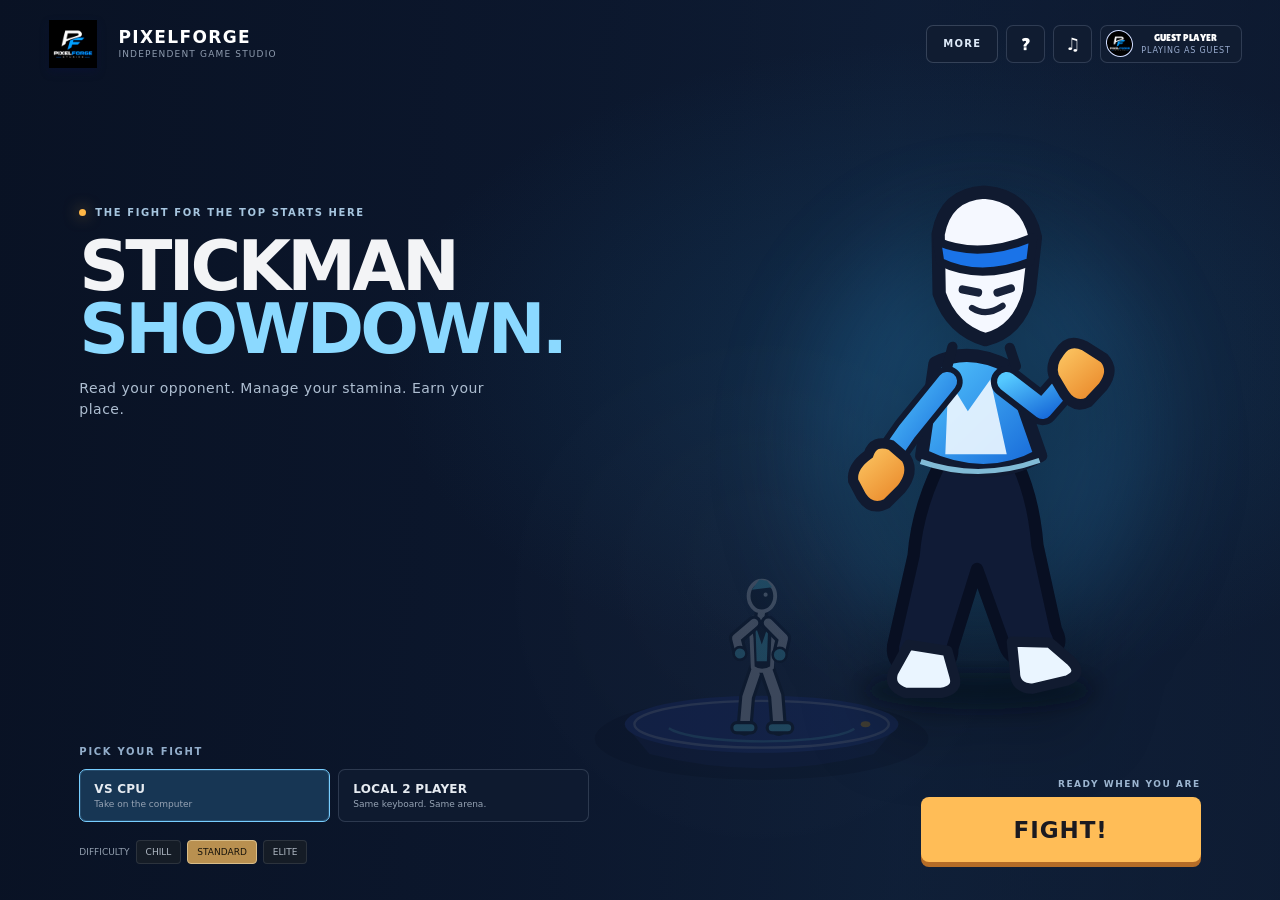
<file: index.html>
<!doctype html>
<html lang="en">
<head>
<meta charset="utf-8">
<meta name="viewport" content="width=device-width,initial-scale=1,maximum-scale=1,viewport-fit=cover,user-scalable=no">
<meta name="theme-color" content="#192968">
<meta name="description" content="Stickman Showdown — fast stickman fights from PixelForge.">
<title>Stickman Showdown | PixelForge</title>
<link rel="icon" href="assets/images/PixelForgelogo.png" type="image/png">
<link rel="preconnect" href="https://fonts.googleapis.com">
<link href="https://fonts.googleapis.com/css2?family=Lilita+One&display=swap" rel="stylesheet">
<script>
// Only load the CrazyGames SDK on CrazyGames itself. GitHub Pages,
 // local previews and other mirrors run as standalone guest games.
 window.__pfAllowCrazySDK = /(^|\.)crazygames\.com$/i.test(location.hostname);
 window.__pfLocalFile = location.protocol === "file:";
 window.__pfSDKReady = new Promise(resolve => {
   if (!window.__pfAllowCrazySDK || window.__pfLocalFile) { resolve(false); return; }
   const sdkScript = document.createElement("script");
   sdkScript.src = "https://sdk.crazygames.com/crazygames-sdk-v3.js";
   sdkScript.onload = () => resolve(true);
   sdkScript.onerror = () => resolve(false);
   document.head.appendChild(sdkScript);
 });
</script>
<style>
:root{--u:min(calc(100vw / 1912),calc(100vh / 1031));--blue:#1273d8;--blue2:#0a4a9c;--navy:#1f2b6b;--orange:#ff9a0a;--orange2:#b86a00;--pale:#f1edff;--font:"Lilita One","Arial Rounded MT Bold","Trebuchet MS",system-ui,sans-serif}
*{box-sizing:border-box}html,body{width:100%;height:100%;margin:0;overflow:hidden;background:#10162b;color:#fff;font-family:var(--font);user-select:none;-webkit-user-select:none;touch-action:manipulation}button{font:inherit;color:inherit;cursor:pointer;border:0;-webkit-tap-highlight-color:transparent}button:focus-visible{outline:3px solid #ffd23f;outline-offset:3px}.hidden{display:none!important}
.screen{position:fixed;inset:0;display:none;overflow:hidden}.screen.active{display:block}
#boot,#transition{z-index:100;display:none;align-items:center;justify-content:center;background:#0f1430}#boot.active,#transition.active{display:flex}#boot:before{content:"";position:absolute;inset:0;background:radial-gradient(ellipse at 50% 43%,#2a3973,transparent 56%)}
.loader-inner{position:relative;z-index:1;width:min(80vw,510px);display:flex;align-items:center;flex-direction:column;text-align:center}.loader-logo{width:min(64vw,340px);max-height:210px;object-fit:contain;filter:drop-shadow(0 12px 24px #0006)}.loader-kicker{margin-top:24px;color:#eef0ff;font-size:13px;letter-spacing:.2em}.loader-track{width:100%;height:17px;margin-top:18px;padding:3px;background:#060a20;border:2px solid #ffffffc9;box-shadow:0 5px 0 #0005;transform:skewX(-4deg);overflow:hidden}.loader-fill{height:100%;width:0;background:linear-gradient(90deg,#ff9a0a,#ffe17b);transition:width .13s linear}.loader-percent{font:11px system-ui,sans-serif;color:#ffffffad;letter-spacing:.15em;margin-top:9px}
#transition{z-index:90;background:#11182c url("assets/images/LoadingScreen.jpg") center/cover no-repeat}#transition:before{content:"";position:absolute;inset:0;background:linear-gradient(#10173549,#0c123bd9)}#transition .loader-logo{width:min(43vw,215px);max-height:120px}#transition .loader-kicker{font-size:15px;text-shadow:0 2px 2px #0009}
#lobby{z-index:5;background:#2c286b url("assets/images/LobbyBg.jpg") center/cover no-repeat}#lobby:before{content:"";position:absolute;inset:0;background:linear-gradient(90deg,#0c174bc4 0%,#0e1d5b9c 35%,#10144d20 72%),linear-gradient(0deg,#121443a6,transparent 45%,#10123d42)}
#lobby-preview{position:absolute;z-index:1;inset:0;width:100%;height:100%;cursor:grab;touch-action:pan-y}#lobby-preview.dragging{cursor:grabbing}
.lobby-top{position:absolute;z-index:4;left:0;right:0;top:0;padding:calc(var(--u)*22) calc(var(--u)*30);display:flex;justify-content:space-between;align-items:flex-start;gap:20px}.brand{display:flex;align-items:center;gap:calc(var(--u)*12)}.brand img{width:calc(var(--u)*112);height:calc(var(--u)*76);object-fit:contain;filter:drop-shadow(0 4px 4px #07103966)}.brand-text{font-size:calc(var(--u)*26);line-height:.95;letter-spacing:.035em;text-shadow:0 3px 0 #10215d}.brand-text small{display:block;margin-top:calc(var(--u)*7);font-size:calc(var(--u)*12);letter-spacing:.16em;color:#d1d9ff}
.lobby-actions{display:flex;align-items:center;gap:calc(var(--u)*11)}.icon-btn{display:grid;place-items:center;width:calc(var(--u)*52);height:calc(var(--u)*50);min-width:35px;min-height:35px;background:#1273d8;box-shadow:0 5px 0 #0a4a9c;border:2px solid #ffffff55;transform:skewX(-5deg);font-size:calc(var(--u)*23)}.icon-btn:hover,.pf-btn:hover{filter:brightness(1.12)}
.account-btn{display:flex;align-items:center;gap:calc(var(--u)*10);max-width:min(36vw,390px);padding:calc(var(--u)*7) calc(var(--u)*15) calc(var(--u)*7) calc(var(--u)*7);background:#1b2e7eed;box-shadow:0 5px 0 #0c1852;border:2px solid #ffffff52;transform:skewX(-4deg);min-height:calc(var(--u)*56)}.account-btn img{width:calc(var(--u)*39);height:calc(var(--u)*39);min-width:25px;min-height:25px;object-fit:cover;border-radius:50%;background:#c5d4ff;transform:skewX(4deg)}.account-name{display:block;max-width:calc(var(--u)*165);overflow:hidden;text-overflow:ellipsis;white-space:nowrap;font-size:calc(var(--u)*18)}.account-caption{display:block;margin-top:3px;font:calc(var(--u)*10) system-ui,sans-serif;letter-spacing:.12em;color:#d1d9ff;white-space:nowrap}
.lobby-copy{position:absolute;z-index:3;left:calc(var(--u)*54);top:calc(var(--u)*170);width:min(45vw,calc(var(--u)*710));pointer-events:none;text-shadow:0 4px 0 #10205a75}.eyebrow{color:#ffd177;font-size:calc(var(--u)*17);letter-spacing:.17em;text-shadow:0 2px 0 #673c00}.lobby-copy h1{margin:calc(var(--u)*10) 0 0;font-size:clamp(36px,calc(var(--u)*83),82px);line-height:.91;letter-spacing:.005em;font-weight:400}.lobby-copy h1 span{display:block}.lobby-copy p{max-width:calc(var(--u)*495);font:calc(var(--u)*18)/1.45 system-ui,sans-serif;color:#e0e7ff;margin:calc(var(--u)*17) 0 0}
.stats{display:flex;gap:calc(var(--u)*11);margin-top:calc(var(--u)*23)}.stat{min-width:calc(var(--u)*108);padding:calc(var(--u)*9) calc(var(--u)*14);background:#1b2d7bed;border:2px solid #ffffff45;box-shadow:0 5px 0 #0b1855;transform:skewX(-4deg)}.stat b{display:block;font-size:calc(var(--u)*22);line-height:1}.stat span{display:block;margin-top:4px;font:calc(var(--u)*10) system-ui,sans-serif;color:#cad5ff;letter-spacing:.13em}
.lobby-bottom{position:absolute;z-index:4;left:calc(var(--u)*36);right:calc(var(--u)*42);bottom:calc(var(--u)*30);display:flex;align-items:flex-end;justify-content:space-between;gap:20px}.mode-wrap{max-width:62%;display:flex;flex-direction:column;gap:calc(var(--u)*9)}.section-label{font-size:calc(var(--u)*14);letter-spacing:.16em;color:#dbe3ff;text-shadow:0 2px 0 #17245d}.mode-row{display:flex;gap:calc(var(--u)*12);flex-wrap:wrap}.mode-choice{min-width:calc(var(--u)*205);padding:calc(var(--u)*12) calc(var(--u)*20);text-align:left;background:#17265eeb;border:3px solid #ffffff49;box-shadow:0 calc(var(--u)*6) 0 #0a1647;transform:skewX(-4deg);transition:filter .12s,transform .12s}.mode-choice b{display:block;font-size:calc(var(--u)*20);font-weight:400}.mode-choice small{display:block;margin-top:3px;font:calc(var(--u)*11) system-ui,sans-serif;color:#d1dcff}.mode-choice.selected{background:#126dcb;border-color:#ffe0a0;box-shadow:0 calc(var(--u)*6) 0 #084a8e,0 0 0 2px #ffd17b inset}.mode-choice:hover{filter:brightness(1.09);transform:skewX(-4deg) translateY(-2px)}
.diff-row{display:flex;align-items:center;gap:calc(var(--u)*7);flex-wrap:wrap;color:#e0e6ff;font-size:calc(var(--u)*12)}.diff{padding:calc(var(--u)*6) calc(var(--u)*10);font-size:calc(var(--u)*12);background:#192a67e8;border:2px solid #ffffff45;box-shadow:0 3px 0 #071342}.diff.selected{background:#ff9a0a;border-color:#ffe0a0;color:white;box-shadow:0 3px 0 #a65a00}.fight-wrap{display:flex;align-items:flex-end;flex-direction:column;gap:calc(var(--u)*10)}.fight-label{font-size:calc(var(--u)*12);letter-spacing:.17em;text-shadow:0 2px 0 #20205f}.pf-btn{padding:calc(var(--u)*12) calc(var(--u)*20);background:#1273d8;box-shadow:0 calc(var(--u)*6) 0 #0a4a9c;font-size:calc(var(--u)*19);transform:skewX(-5deg);transition:filter .12s,transform .12s;white-space:nowrap}.pf-btn.orange{background:#ff9a0a;box-shadow:0 calc(var(--u)*7) 0 #b86a00}.pf-btn:hover{transform:skewX(-5deg) translateY(-2px)}
#play-button{width:calc(var(--u)*330);min-width:180px;height:calc(var(--u)*100);min-height:58px;font-size:clamp(26px,calc(var(--u)*62),62px);background:#ff9a0a;box-shadow:0 calc(var(--u)*11) 0 #b86a00,0 0 0 calc(var(--u)*4) #ffbc48 inset;transform:skewX(-4deg) rotate(-1deg);letter-spacing:.02em;text-shadow:0 3px 0 #9b5900;transition:filter .12s,transform .12s}#play-button:hover{filter:brightness(1.08);transform:skewX(-4deg) rotate(-1deg) translateY(-3px)}#play-button:active{transform:skewX(-4deg) rotate(-1deg) translateY(5px);box-shadow:0 5px 0 #b86a00,0 0 0 4px #ffbc48 inset}.menu-foot{position:absolute;right:calc(var(--u)*34);top:calc(var(--u)*108);z-index:2;font:calc(var(--u)*10) system-ui,sans-serif;letter-spacing:.14em;color:#e1e8ffab}
#toast{position:fixed;z-index:120;left:50%;top:calc(env(safe-area-inset-top,0px) + 18px);max-width:90vw;transform:translate(-50%,-10px);opacity:0;pointer-events:none;background:#142768f5;border:2px solid #ffffff60;box-shadow:0 5px 0 #0a164c;padding:12px 18px;color:white;font:13px/1.4 system-ui,sans-serif;text-align:center;transition:opacity .18s,transform .18s}#toast.show{opacity:1;transform:translate(-50%,0)}
#game-canvas{position:fixed;inset:0;z-index:10;width:100%;height:100%;display:none;background:#151b2d;touch-action:none}
#fight-hud{position:fixed;inset:0;z-index:15;display:none;pointer-events:none}.hud-side{position:absolute;top:calc(env(safe-area-inset-top,0px) + 17px);width:min(37vw,560px)}.hud-side.left{left:calc(var(--u)*35)}.hud-side.right{right:calc(var(--u)*35);text-align:right}.hud-name-row{display:flex;align-items:center;gap:10px;margin-bottom:7px}.hud-side.right .hud-name-row{justify-content:flex-end}.hud-name{font-size:clamp(14px,calc(var(--u)*23),23px);letter-spacing:.02em;text-shadow:0 3px 0 #111b2d}.hud-sub{font:10px system-ui,sans-serif;letter-spacing:.12em;color:#e1e8ff;text-shadow:0 2px 2px #0008}.health-shell{height:calc(var(--u)*24);min-height:13px;background:#080d1dcc;border:3px solid #f1edff;box-shadow:0 4px 0 #060916;transform:skewX(-5deg);overflow:hidden}.health-fill{height:100%;width:100%;background:linear-gradient(90deg,#12b8df,#70f0ff);transition:width .08s linear}.hud-side.right .health-fill{margin-left:auto;background:linear-gradient(90deg,#ffd25c,#ff741a)}.round-pips{display:flex;gap:5px;margin-top:8px}.hud-side.right .round-pips{justify-content:flex-end}.round-pips i{display:block;width:12px;height:7px;background:#ffffff38;transform:skewX(-12deg)}.round-pips i.on{background:#ffd45d;box-shadow:0 0 10px #ffd45d88}
#round-center{position:absolute;left:50%;top:calc(env(safe-area-inset-top,0px) + 17px);transform:translateX(-50%);text-align:center;text-shadow:0 3px 0 #111b2d}#round-number{font-size:clamp(17px,calc(var(--u)*29),29px);line-height:1}#timer{font-size:clamp(20px,calc(var(--u)*37),37px);color:#ffedb5}#timer.low{color:#ff795d;animation:pulse .5s infinite alternate}@keyframes pulse{to{transform:scale(1.07);color:#fff}}
#pause-button{position:absolute;right:calc(var(--u)*21);top:calc(env(safe-area-inset-top,0px) + 122px);width:42px;height:42px;pointer-events:auto;background:#14215baf;border:2px solid #ffffff80;box-shadow:0 4px 0 #090f2a;font-size:18px}
#fight-hint{position:absolute;left:50%;bottom:calc(env(safe-area-inset-bottom,0px) + 16px);transform:translateX(-50%);padding:7px 13px;background:#111a35a6;border:1px solid #ffffff2f;color:#f1f3ff;font:11px system-ui,sans-serif;white-space:nowrap;transition:opacity .8s}#fight-hint.fade{opacity:0}
#callout{position:absolute;left:50%;top:35%;transform:translate(-50%,-50%);font-size:clamp(38px,calc(var(--u)*80),84px);line-height:.9;text-align:center;text-shadow:0 5px 0 #18245d,0 0 26px #0008;pointer-events:none;opacity:0;white-space:nowrap}#callout.show{animation:callout .8s ease-out forwards}@keyframes callout{0%{opacity:0;transform:translate(-50%,-40%) scale(.7)}20%{opacity:1;transform:translate(-50%,-50%) scale(1.05)}75%{opacity:1}100%{opacity:0;transform:translate(-50%,-65%) scale(1)}}
.overlay-screen{position:fixed;inset:0;z-index:30;display:none;align-items:center;justify-content:center;background:#080e25ad;backdrop-filter:blur(3px);text-align:center;padding:20px}.overlay-screen.active{display:flex}.overlay-box{width:min(92vw,520px);padding:25px 30px;background:#1c2c72f5;border:4px solid #ffffff8c;box-shadow:0 10px 0 #0b1647,0 0 0 5px #0c174e66}.overlay-eyebrow{font-size:12px;letter-spacing:.2em;color:#ffcf75}.overlay-box h2{margin:12px 0 10px;font-size:clamp(34px,6vw,58px);font-weight:400;line-height:.95;text-shadow:0 4px 0 #101e58}.overlay-box p{margin:12px 0 20px;font:14px/1.5 system-ui,sans-serif;color:#e0e7ff}.overlay-buttons{display:flex;justify-content:center;gap:11px;flex-wrap:wrap}.overlay-buttons button{padding:12px 20px;font-size:17px;min-width:140px}.primary{background:#ff9a0a;box-shadow:0 5px 0 #b86a00}.secondary{background:#176dc2;box-shadow:0 5px 0 #0a4a90}.control-copy{font:12px/1.8 system-ui,sans-serif!important;color:#d0dbff!important}#result-title{font-size:clamp(44px,8vw,72px)}#result-title.win{color:#ffcd64}
#mobile-controls{display:none;position:fixed;left:0;right:0;bottom:20px;z-index:20;justify-content:space-between;padding:0 18px;pointer-events:none}.mobile-group{display:flex;gap:7px;pointer-events:auto}.mobile-group button{width:46px;height:46px;border-radius:50%;background:#13215bbd;border:2px solid #ffffff72;box-shadow:0 4px 0 #070e28;font-size:16px}.mobile-group button:active,.mobile-group button.pressed{background:#ff9a0a}
@media(max-width:900px){:root{--u:min(calc(100vw / 1120),calc(100vh / 680))}.lobby-copy{top:calc(var(--u)*145);left:calc(var(--u)*30);width:48vw}.lobby-copy h1{font-size:clamp(34px,calc(var(--u)*72),68px)}.lobby-copy p{font-size:clamp(11px,calc(var(--u)*16),16px)}.mode-wrap{max-width:65%}.mode-choice{min-width:calc(var(--u)*176);padding:calc(var(--u)*11) calc(var(--u)*15)}.mode-choice b{font-size:calc(var(--u)*18)}#play-button{width:calc(var(--u)*260);height:calc(var(--u)*80);font-size:calc(var(--u)*49)}}
@media(max-width:640px){:root{--u:min(calc(100vw / 760),calc(100vh / 620))}.lobby-top{padding:12px 10px}.brand{gap:5px}.brand img{width:37px;height:35px}.brand-text{font-size:12px}.brand-text small{font-size:7px;margin-top:4px}.lobby-actions{gap:5px}.account-btn{gap:6px;padding:4px 7px 4px 4px;max-width:44vw;min-height:34px}.account-btn img{width:26px;height:26px}.account-name{font-size:10px;max-width:26vw}.account-caption{font-size:7px}.icon-btn{width:33px;height:33px;font-size:14px}.lobby-copy{left:14px;top:16%;width:72vw}.eyebrow{font-size:10px}.lobby-copy h1{font-size:clamp(33px,8.9vw,53px)}.lobby-copy p{font-size:11px;max-width:245px;margin-top:9px}.stats{margin-top:11px;gap:6px}.stat{min-width:58px;padding:6px 8px}.stat b{font-size:16px}.stat span{font-size:7px}.lobby-bottom{left:10px;right:10px;bottom:13px;gap:7px}.mode-wrap{max-width:66%;gap:6px}.section-label{font-size:9px}.mode-row{gap:5px}.mode-choice{min-width:0;flex:1;padding:8px 9px;border-width:2px}.mode-choice b{font-size:12px}.mode-choice small{font-size:8px}.diff-row{font-size:8px;gap:4px}.diff{font-size:8px;padding:4px 5px}.fight-wrap{gap:7px}.fight-label{font-size:7px}#play-button{min-width:100px;width:30vw;height:54px;min-height:50px;font-size:clamp(20px,7vw,32px);box-shadow:0 6px 0 #b86a00,0 0 0 3px #ffbc48 inset}.menu-foot{top:65px;right:10px;font-size:7px}.hud-side{top:10px;width:35vw}.hud-side.left{left:9px}.hud-side.right{right:9px}.hud-name{font-size:11px}.hud-sub{font-size:7px}.health-shell{height:13px;border-width:2px}.round-pips{margin-top:5px;gap:3px}.round-pips i{width:8px;height:5px}#round-center{top:10px}#round-number{font-size:12px}#timer{font-size:20px}#pause-button{right:9px;top:68px;width:30px;height:30px;font-size:13px}#fight-hint{bottom:8px;font-size:8px;padding:5px 8px}#mobile-controls{display:flex}#fight-hud.mobile #fight-hint{bottom:72px}.overlay-box{padding:19px 14px}.overlay-buttons button{padding:10px 13px;min-width:118px;font-size:15px}}
@media(orientation:portrait){.lobby-copy{top:15%}.menu-foot{display:none}}
@media(prefers-reduced-motion:reduce){*,*:before,*:after{animation-duration:.01ms!important;transition-duration:.01ms!important}}
#boot{background:#000}#boot:before{display:none}
#transition .loader-logo{display:none}
#transition .loader-inner{max-width:430px;background:#0b102a80;padding:24px 28px;border:1px solid #ffffff30;box-shadow:0 10px 45px #0008}
#transition .loader-kicker{margin-top:0}
#main-game-logo{display:block;width:min(100%,calc(var(--u)*570));height:calc(var(--u)*158);object-fit:contain;object-position:left center;mix-blend-mode:screen;filter:drop-shadow(0 5px 9px #071039a8);margin:calc(var(--u)*9) 0 0 -3px}
.daily-card{width:min(100%,calc(var(--u)*420));margin-top:calc(var(--u)*16);padding:calc(var(--u)*11) calc(var(--u)*14);background:#142568ed;border:2px solid #ffffff50;border-left:calc(var(--u)*5) solid #ffb53b;box-shadow:0 calc(var(--u)*5) 0 #0a164e;transform:skewX(-2deg)}
.daily-head{display:flex;align-items:center;justify-content:space-between;gap:10px;color:#ffcf75;font-size:calc(var(--u)*11);letter-spacing:.13em}
.daily-head b{font-size:calc(var(--u)*10);color:#dce5ff;letter-spacing:.08em}
.daily-text{font-size:calc(var(--u)*17);margin-top:5px}
.daily-foot{display:flex;align-items:center;gap:10px;margin-top:8px}
.daily-track{height:8px;flex:1;background:#09133e;border:1px solid #ffffff55;overflow:hidden}
.daily-track i{display:block;width:0;height:100%;background:linear-gradient(90deg,#ff9a0a,#ffe17b);transition:width .18s}
#daily-count{font:10px system-ui,sans-serif;color:#ecf0ff;white-space:nowrap}
#help-screen .control-copy b{color:#ffcf75;letter-spacing:.12em}
@media(max-width:640px){
 #main-game-logo{height:calc(var(--u)*82);width:68vw;margin-top:6px}
 .daily-card{width:68vw;margin-top:7px;padding:6px 8px;border-left-width:3px}
 .daily-head{font-size:7px}.daily-head b{font-size:7px}.daily-text{font-size:10px;margin-top:3px}.daily-foot{margin-top:4px;gap:6px}.daily-track{height:5px}#daily-count{font-size:7px}
 .lobby-copy{top:12%}.stats{margin-top:7px}
}

/* Preserve readable labels in CrazyGames' smaller review iframe sizes. */
@media(min-width:641px) and (max-width:1600px){
 .brand-text small{font-size:clamp(8px,calc(var(--u)*12),12px)}
 .account-caption{font-size:clamp(8px,calc(var(--u)*10),10px)}
 .stat span{font-size:clamp(9px,calc(var(--u)*10),10px)}
 .section-label{font-size:clamp(11px,calc(var(--u)*14),14px)}
 .mode-choice b{font-size:clamp(14px,calc(var(--u)*20),20px)}
 .mode-choice small{font-size:clamp(10px,calc(var(--u)*11),11px)}
 .diff-row{font-size:clamp(10px,calc(var(--u)*12),12px)}
 .diff{font-size:clamp(9px,calc(var(--u)*12),12px)}
 .daily-head{font-size:clamp(9px,calc(var(--u)*11),11px)}
 .daily-head b{font-size:clamp(8px,calc(var(--u)*10),10px)}
 .daily-text{font-size:clamp(12px,calc(var(--u)*17),17px)}
 #daily-count{font-size:clamp(9px,calc(var(--u)*10),10px)}
 .fight-label{font-size:clamp(9px,calc(var(--u)*12),12px)}
 .menu-foot{font-size:clamp(8px,calc(var(--u)*10),10px)}
}
@media(min-width:641px) and (max-width:900px){
 .lobby-copy{top:calc(var(--u)*120)}
 #main-game-logo{height:calc(var(--u)*118)}
 .stats{margin-top:calc(var(--u)*12)}
 .daily-card{margin-top:calc(var(--u)*8);padding:calc(var(--u)*8) calc(var(--u)*10)}
}
@media(min-width:901px) and (max-height:620px){
 .lobby-copy{top:calc(var(--u)*95)}
 #main-game-logo{height:calc(var(--u)*118)}
 .stats{margin-top:calc(var(--u)*10)}
 .daily-card{margin-top:calc(var(--u)*8)}
}

/* Clean menu pass: remove redundant stats/cards and keep the title/art readable. */
.brand img{width:clamp(42px,4.2vw,70px);height:clamp(40px,4.2vw,64px)}
.brand-text{font-size:clamp(13px,1.3vw,21px);letter-spacing:.06em}
.brand-text small{font-size:clamp(8px,.65vw,11px);letter-spacing:.12em}
.lobby-copy{top:17%;left:clamp(20px,4vw,72px);width:min(45vw,650px)}
.lobby-copy .eyebrow{font-size:clamp(11px,1.1vw,17px);margin-bottom:10px}
#main-game-logo{width:min(44vw,520px);height:clamp(176px,27vh,270px);object-fit:cover;object-position:center 80%;mix-blend-mode:screen;filter:drop-shadow(0 5px 10px #050a2dbb);margin:0}
.lobby-copy p{margin-top:clamp(6px,1.2vh,15px);font-size:clamp(11px,1vw,16px);letter-spacing:.035em;color:#ecf1ff}
.stats,.daily-card,.menu-foot{display:none!important}
.lobby-bottom{left:clamp(16px,2.5vw,42px);right:clamp(16px,2.5vw,42px);bottom:clamp(16px,3vh,34px);gap:20px}
.mode-wrap{max-width:58%;gap:9px}
.section-label{font-size:clamp(10px,1vw,14px);letter-spacing:.16em}
.mode-row{gap:9px}
.mode-choice{min-width:clamp(138px,14vw,205px);padding:clamp(8px,1vw,13px) clamp(11px,1.4vw,20px);border-width:2px}
.mode-choice b{font-size:clamp(13px,1.25vw,20px)}
.mode-choice small{font-size:clamp(9px,.72vw,11px)}
.diff-row{font-size:clamp(9px,.78vw,12px);gap:6px}
.diff{font-size:clamp(9px,.75vw,12px);padding:6px 9px}
.fight-wrap{gap:8px}
.fight-label{font-size:clamp(9px,.75vw,12px)}
#play-button{width:clamp(160px,18vw,310px);height:clamp(58px,9vh,88px);min-height:56px;font-size:clamp(24px,3vw,48px);box-shadow:0 7px 0 #b86a00,0 0 0 3px #ffbc48 inset}
@media(max-width:640px){
 .brand-text{font-size:11px}.brand-text small{font-size:7px}
 .lobby-copy{top:15%;left:14px;width:67vw}
 #main-game-logo{height:clamp(126px,18vh,160px);width:min(62vw,360px);object-fit:cover;object-position:center bottom}
 .lobby-copy p{font-size:10px;margin-top:4px}
 .lobby-bottom{left:10px;right:10px;bottom:11px;gap:6px}
 .mode-wrap{max-width:67%;gap:5px}
 .mode-choice{padding:7px 8px;min-width:0}
 .mode-choice b{font-size:11px}.mode-choice small{font-size:7px}
 .section-label{font-size:8px}.diff-row{font-size:7px;gap:4px}.diff{font-size:7px;padding:4px 5px}
 #play-button{width:29vw;min-width:94px;height:51px;min-height:49px;font-size:clamp(19px,6.5vw,29px)}
 .fight-label{font-size:7px}
}

#lobby{background:#080d1a url("assets/images/LobbyBg.jpg") center/cover no-repeat}#lobby:before{background:linear-gradient(90deg,#080d1bf2 0%,#0a1125d9 30%,#0a112566 61%,#080d1b31 100%),linear-gradient(0deg,#080d1bf2,transparent 55%,#080d1b6b)}
.lobby-top{padding:clamp(13px,2.1vw,28px) clamp(13px,2.6vw,38px);align-items:center}.brand{gap:12px}.brand img{width:clamp(42px,4vw,62px);height:clamp(40px,4vw,58px)}.brand-text{font-size:clamp(13px,1.18vw,18px);letter-spacing:.09em;text-shadow:none}.brand-text small{margin-top:5px;font-size:clamp(8px,.58vw,10px);letter-spacing:.16em;color:#a9bddf}
.lobby-actions{gap:8px}.icon-btn{width:42px;height:42px;min-width:42px;min-height:42px;border-radius:11px;transform:none;background:#101a2ee8;border:1px solid #c6d9f32b;box-shadow:0 5px 18px #0003;font-size:18px}.icon-btn:hover{transform:translateY(-1px);filter:brightness(1.2)}
.account-btn{border-radius:12px;transform:none;background:#101a2ee8;border:1px solid #c6d9f332;box-shadow:0 5px 18px #0003;min-height:44px;padding:5px 13px 5px 6px}.account-btn img{width:30px;height:30px;min-width:30px;min-height:30px;border:1px solid #ffffff30}.account-name{font-size:12px;max-width:145px}.account-caption{font-size:8px;color:#99accf;letter-spacing:.1em}
.shop-open-btn{display:flex;align-items:center;gap:8px;min-height:42px;padding:0 12px;border-radius:11px;background:linear-gradient(135deg,#ffd36f,#ff9a34);border:1px solid #ffe9ad;box-shadow:0 4px 0 #97521b,0 8px 20px #0003;color:#261a14;transform:none;font-size:12px;letter-spacing:.1em}.shop-open-btn:hover{filter:brightness(1.08);transform:translateY(-1px)}.shop-button-icon{display:grid;place-items:center;width:23px;height:23px;border-radius:7px;border:1px solid #5d351e55;background:#fff4cf;font-weight:900}.shop-open-btn b{border-left:1px solid #7e4c2355;padding-left:9px;font-size:12px}
.lobby-copy{top:25%;left:clamp(22px,5.8vw,88px);width:min(42vw,610px);text-shadow:none;pointer-events:none}.lobby-copy .eyebrow{display:flex;align-items:center;gap:9px;color:#a8c7ef;font-size:clamp(10px,.8vw,13px);letter-spacing:.19em;text-shadow:none;margin-bottom:13px}.eyebrow-dot{display:inline-block;width:7px;height:7px;border-radius:50%;background:#ffb746;box-shadow:0 0 15px #ffb7469c}
#lobby-title{margin:0;color:#f6f8ff;font-size:clamp(43px,5vw,79px);font-weight:400;line-height:.9;letter-spacing:-.035em;text-shadow:0 6px 28px #0007}#lobby-title span{display:block;color:#9ddfff}#lobby-title .title-accent{display:inline;color:#ffb84b}.lobby-copy p{margin:20px 0 0;max-width:430px;color:#c0cce0;font:clamp(12px,1vw,15px)/1.6 system-ui,sans-serif}
.hero-tags{display:flex;gap:9px;flex-wrap:wrap;margin-top:21px}.hero-tags span{padding:8px 10px;border:1px solid #c4d9f027;border-radius:6px;background:#09101f8a;color:#b4c9e8;font:9px system-ui,sans-serif;letter-spacing:.12em}
.lobby-bottom{left:clamp(14px,2.7vw,42px);right:clamp(14px,2.7vw,42px);bottom:clamp(14px,2.8vh,28px);align-items:flex-end;gap:22px}.mode-wrap{max-width:min(60%,660px);padding:15px 17px 13px;border:1px solid #c5d9f126;border-radius:14px;background:#0b1327d9;box-shadow:0 12px 38px #0003;backdrop-filter:blur(12px);gap:10px}
.section-label{color:#a3b9db;font-size:10px;letter-spacing:.18em;text-shadow:none}.mode-row{gap:8px;flex-wrap:nowrap}.mode-choice{min-width:175px;padding:11px 14px;border-radius:10px;border:1px solid #d6e6ff2b;background:#111c33;box-shadow:none;transform:none;transition:border-color .14s,background .14s,transform .14s}.mode-choice:hover{transform:translateY(-1px);background:#172640}.mode-choice.selected{background:#152f4d;border:1px solid #7edcff;box-shadow:0 0 0 1px #7edcff26 inset}.mode-choice b{font-size:15px;color:#f0f5ff;letter-spacing:.035em}.mode-choice small{font-size:10px;color:#9cafce}
.diff-row{color:#9dafcc;font-size:9px;gap:7px}.diff{border-radius:6px;padding:5px 8px;background:#101a2e;border:1px solid #cadcf526;box-shadow:none;color:#a9bddc;font-size:9px}.diff.selected{background:#e8a744;border-color:#ffd991;color:#21170b;box-shadow:none}.fight-wrap{gap:11px;align-items:flex-end;padding-bottom:5px}.fight-label{font-size:9px;letter-spacing:.18em;color:#afbfda;text-shadow:none}
#play-button{width:clamp(190px,20vw,300px);height:clamp(63px,8.5vh,84px);min-width:172px;min-height:58px;border-radius:13px;background:linear-gradient(135deg,#ffc85e,#ff9334);border:1px solid #ffe2a0;box-shadow:0 5px 0 #98541e,0 14px 34px #0004;color:#2a1a0a;transform:none;font-size:clamp(25px,2.6vw,39px);letter-spacing:.045em;text-shadow:none;transition:filter .12s,transform .12s}#play-button:hover{filter:brightness(1.08);transform:translateY(-2px)}#play-button:active{transform:translateY(2px);box-shadow:0 2px 0 #98541e}
.overlay-screen{background:#040816c9;backdrop-filter:blur(9px)}.shop-screen{z-index:45}.shop-window{width:min(940px,94vw);max-height:min(88dvh,820px);display:flex;flex-direction:column;gap:16px;padding:clamp(16px,2.4vw,27px);border:1px solid #9dbce83a;border-radius:18px;background:linear-gradient(145deg,#121e37f7,#090f20fa);box-shadow:0 24px 90px #0009;overflow:auto;text-align:left}
.shop-heading{display:flex;align-items:center;justify-content:space-between;gap:18px}.shop-eyebrow{font:10px system-ui,sans-serif;color:#8ebce9;letter-spacing:.2em}.shop-heading h2{font-size:clamp(26px,4vw,43px);font-weight:400;letter-spacing:.04em;margin:5px 0 3px;color:#f3f6ff}.shop-heading p{font:12px/1.5 system-ui,sans-serif;color:#9aacc8;margin:0}
.shop-wallet{flex:0 0 auto;min-width:90px;display:grid;grid-template-columns:auto auto;align-items:center;justify-content:center;column-gap:8px;padding:11px 15px;border:1px solid #f7cb7640;border-radius:12px;background:#241d18}.shop-wallet span{color:#ffc45e;font-size:23px;grid-row:span 2}.shop-wallet b{font-size:20px;color:#fff2d4;line-height:1.1}.shop-wallet small{font:8px system-ui,sans-serif;color:#b7a88c;letter-spacing:.17em}
.shop-filter-row{display:flex;gap:7px;flex-wrap:wrap;padding-bottom:3px;border-bottom:1px solid #cadbf01b}.shop-filter{border-radius:7px;padding:8px 11px;background:#101a2b;color:#93a8c9;font-size:10px;letter-spacing:.1em;border:1px solid #d1e1f01b}.shop-filter.selected{background:#203858;border-color:#7ddcff;color:#e8f8ff}
.shop-grid{display:grid;grid-template-columns:repeat(4,minmax(0,1fr));gap:10px}.shop-item{min-width:0;display:flex;flex-direction:column;gap:10px;padding:10px;border-radius:12px;border:1px solid #ccdff21f;background:linear-gradient(155deg,#182641,#101a2c);transition:border-color .12s,transform .12s}.shop-item:hover{border-color:#9cdfff70;transform:translateY(-1px)}.shop-item.is-equipped{border-color:#78dfff8c;background:linear-gradient(155deg,#18384b,#101b2f)}
.shop-item-preview{position:relative;display:grid;place-items:center;height:82px;border-radius:8px;overflow:hidden;background:radial-gradient(ellipse at 50% 65%,#6d91bd24,transparent 68%),#0b1322;border:1px solid #d6e5f013}.shop-item-preview:before{content:"";position:absolute;width:56px;height:56px;border:1px solid #8ca5cc20;border-radius:50%}.cosmetic-glyph{position:relative;z-index:1;font-size:42px;line-height:1;color:#b8eaff;text-shadow:0 0 18px currentColor}.shop-item-preview small{position:absolute;left:8px;bottom:7px;color:#748cad;font:8px system-ui,sans-serif;letter-spacing:.13em;text-transform:uppercase}.tone-gold .cosmetic-glyph{color:#ffd46d}.tone-ember .cosmetic-glyph,.tone-ember-aura .cosmetic-glyph{color:#ff936c}.tone-halo .cosmetic-glyph{color:#f2e6ad}.tone-shades .cosmetic-glyph{color:#dbeaff}.tone-visor .cosmetic-glyph{color:#68f0ff}.tone-plasma .cosmetic-glyph{color:#73eaff}.tone-plain .cosmetic-glyph{color:#b7c8dd}
.shop-item-copy b{display:block;font-size:12px;font-weight:400;letter-spacing:.035em;color:#ecf4ff}.shop-item-copy p{min-height:31px;margin:5px 0 0;font:10px/1.45 system-ui,sans-serif;color:#91a5c2}.shop-item-action{width:100%;min-height:34px;padding:8px 6px;border:1px solid #5b9edb50;border-radius:7px;background:#1c4166;color:#d9f3ff;font-size:10px;letter-spacing:.07em}.shop-item-action:hover:not(:disabled){background:#245780;border-color:#83dfff}.shop-item-action.equipped,.shop-item-action:disabled{background:#182539;border-color:#80d9f26a;color:#87dfff;cursor:default}
.shop-footer{display:flex;align-items:center;justify-content:space-between;gap:14px;padding-top:4px}.shop-footer span{font:10px/1.4 system-ui,sans-serif;color:#788eaf}.shop-footer button{padding:10px 14px;min-width:145px;border-radius:7px;font-size:11px;border:1px solid #c3d9f02b;box-shadow:none}
@media(max-width:1000px){.shop-grid{grid-template-columns:repeat(3,minmax(0,1fr))}.mode-choice{min-width:145px}.mode-wrap{max-width:65%}}
@media(max-width:640px){
 .lobby-top{padding:10px;gap:8px}.brand{gap:6px}.brand img{width:34px;height:33px}.brand-text{font-size:10px}.brand-text small{font-size:6px;margin-top:3px}.lobby-actions{gap:5px}.icon-btn{width:31px;height:31px;min-width:31px;min-height:31px;font-size:13px;border-radius:8px}.shop-open-btn{gap:5px;min-height:32px;padding:0 7px;font-size:9px;border-radius:8px}.shop-button-icon{width:17px;height:17px;font-size:9px}.shop-open-btn b{padding-left:5px;font-size:9px}.account-btn{gap:4px;max-width:29vw;min-height:32px;padding:3px 5px 3px 3px;border-radius:8px}.account-btn img{width:22px;height:22px;min-width:22px;min-height:22px}.account-name{font-size:8px;max-width:19vw}.account-caption{font-size:6px}
 .lobby-copy{left:15px;top:17%;width:69vw}.lobby-copy .eyebrow{font-size:8px;margin-bottom:8px;gap:6px}#lobby-title{font-size:clamp(36px,9.5vw,55px)}.lobby-copy p{font-size:10px;line-height:1.4;margin-top:11px;max-width:230px}.hero-tags{gap:5px;margin-top:12px}.hero-tags span{padding:6px 7px;font-size:7px}
 .lobby-bottom{left:9px;right:9px;bottom:9px;gap:7px;align-items:flex-end}.mode-wrap{max-width:68%;padding:9px 8px 8px;gap:6px;border-radius:10px}.section-label{font-size:8px}.mode-row{gap:5px}.mode-choice{min-width:0;flex:1;padding:7px 7px;border-radius:7px}.mode-choice b{font-size:10px}.mode-choice small{font-size:7px;line-height:1.25}.diff-row{font-size:7px;gap:4px}.diff{font-size:7px;padding:4px 5px;border-radius:5px}.fight-wrap{gap:7px;padding-bottom:3px}.fight-label{font-size:6px;letter-spacing:.1em}#play-button{width:28vw;min-width:89px;height:47px;min-height:46px;border-radius:8px;font-size:clamp(18px,6.3vw,26px);box-shadow:0 4px 0 #98541e,0 8px 18px #0004}
 .shop-window{width:96vw;max-height:92dvh;padding:12px;gap:10px;border-radius:13px}.shop-heading h2{font-size:25px}.shop-heading p{font-size:10px;max-width:230px}.shop-eyebrow{font-size:8px}.shop-wallet{min-width:70px;padding:8px;column-gap:5px}.shop-wallet span{font-size:17px}.shop-wallet b{font-size:15px}.shop-wallet small{font-size:7px}.shop-grid{grid-template-columns:repeat(2,minmax(0,1fr));gap:7px}.shop-item{padding:7px;gap:7px}.shop-item-preview{height:53px}.cosmetic-glyph{font-size:31px}.shop-item-copy b{font-size:10px}.shop-item-copy p{font-size:9px;min-height:26px}.shop-item-action{min-height:29px;font-size:9px;padding:6px 4px}.shop-filter{font-size:8px;padding:7px 8px}.shop-footer{align-items:flex-start;flex-direction:column;gap:8px}.shop-footer span{font-size:9px}
}
@media(max-width:640px) and (orientation:portrait){.lobby-copy{top:14%;width:75vw}.lobby-bottom{bottom:10px}.mode-wrap{max-width:68%}}

/* Career-mode layout */
#lobby{background:#090c12 url("assets/images/LobbyBg.jpg") center/cover no-repeat}
#lobby:before{background:linear-gradient(90deg,#070a10f5 0%,#0b101bdc 34%,#0a101a65 63%,#05080d25 100%),linear-gradient(0deg,#080b11ed,transparent 58%,#070a10a6)}
.brand-text{font-family:system-ui,sans-serif;font-weight:750;font-size:clamp(12px,1vw,15px);letter-spacing:.1em;text-shadow:none}.brand-text small{font-weight:500;font-size:clamp(7px,.55vw,9px);letter-spacing:.14em;color:#8f9caf}
.lobby-top{align-items:center;padding:clamp(10px,1.5vw,22px) clamp(12px,2.2vw,34px)}
.lobby-actions{gap:7px}
.small-nav-btn{display:flex;align-items:center;gap:7px;padding:6px 10px;min-height:38px;background:#151b25;border:1px solid #ffffff1d;border-radius:7px;color:#e3eaf3;transform:none;font:10px system-ui,sans-serif;letter-spacing:.06em}
.small-nav-btn span{display:grid;place-items:center;min-width:22px;height:22px;padding:0 3px;border-radius:4px;background:#263141;color:#a5c4e9;font-weight:800;font-size:9px}
.small-nav-btn b{font-size:9px;font-weight:700}.small-nav-btn:hover{background:#202a38;border-color:#7f9bbd66}
.shop-open-btn{border-radius:7px;min-height:38px;padding:0 10px;gap:7px;background:#c9a15e;border:1px solid #e4c68c;box-shadow:0 2px 0 #765b31;color:#17140f;font:700 10px system-ui,sans-serif;letter-spacing:.1em}
.shop-button-icon{width:20px;height:20px;border-radius:4px;background:#f0d8aa;border:none;color:#2c2418}.shop-open-btn b{font-size:10px;border-color:#46371f4f}
.lobby-copy{top:20%;left:clamp(20px,4.5vw,68px);width:min(44vw,600px)}.lobby-copy .eyebrow{font:700 clamp(9px,.78vw,12px) system-ui,sans-serif;color:#c5a66e;letter-spacing:.16em;margin-bottom:14px;text-shadow:none}
#lobby-title{font:900 clamp(41px,4.8vw,73px)/.87 system-ui,Arial,sans-serif;letter-spacing:-.075em;color:#f3f4f6;text-shadow:none}#lobby-title span{color:#d0d7e1}#lobby-title .title-accent{color:#cfa35b}
.lobby-copy p{font:clamp(11px,.95vw,14px)/1.55 system-ui,sans-serif;color:#c4cbd5;margin:17px 0 0}
.hero-tags{gap:6px;margin-top:13px}.hero-tags span{font:8px system-ui,sans-serif;letter-spacing:.1em;border-radius:4px;padding:6px 8px;background:#111720ab;border:1px solid #a7b2c21c;color:#9da9b9}
.career-panel{width:min(100%,390px);margin-top:18px;padding:12px 14px 10px;background:#0e131bd9;border:1px solid #aebbc51f;border-radius:7px;box-shadow:0 10px 22px #0002}
.career-panel-top{display:flex;justify-content:space-between;gap:8px;align-items:center;font:8px system-ui,sans-serif;letter-spacing:.15em;color:#78879b}.career-panel-top b{font:700 9px system-ui,sans-serif;color:#c9a666;letter-spacing:.05em}
.career-next{display:flex;justify-content:space-between;gap:10px;align-items:center;margin-top:11px}.career-next>div:first-child{display:flex;flex-direction:column;gap:3px}.career-next small{font:8px system-ui,sans-serif;color:#8491a3;letter-spacing:.12em}.career-next b{font:800 14px system-ui,sans-serif;color:#edf1f7;letter-spacing:.015em}.career-next span{font:9px system-ui,sans-serif;color:#9aa6b7}.career-stage{padding:6px 8px;border:1px solid #d2b4773a;background:#261f15;color:#d6b574;font:700 8px system-ui,sans-serif;letter-spacing:.08em;border-radius:4px;white-space:nowrap}
.career-progress{margin-top:12px;width:100%;height:3px;background:#29313d;overflow:hidden}.career-progress i{display:block;width:0;height:100%;background:#c6a15d;transition:width .2s}.career-bottom{display:flex;justify-content:space-between;margin-top:7px;font:8px system-ui,sans-serif;letter-spacing:.07em;color:#78879a}.career-bottom b{color:#d6dee8;font-size:9px}
.lobby-bottom{left:clamp(12px,2.3vw,32px);right:clamp(12px,2.3vw,32px);bottom:clamp(12px,2.3vh,23px);gap:17px}
.mode-wrap{max-width:min(59%,720px);padding:11px 13px 10px;border:1px solid #aab5c31c;border-radius:9px;background:#0b1019e8;box-shadow:none;backdrop-filter:blur(7px);gap:8px}
.section-label{color:#8d9aac;font:700 9px system-ui,sans-serif;letter-spacing:.16em}.mode-row{gap:7px}.mode-choice{min-width:clamp(126px,13vw,180px);padding:9px 12px;border-radius:6px;border:1px solid #c1cbd41c;background:#151c26;box-shadow:none;transform:none}
.mode-choice:hover{transform:translateY(-1px);background:#202936}.mode-choice.selected{background:#222e3b;border-color:#c5a564;box-shadow:inset 3px 0 #c5a564}
.mode-choice b{font:750 clamp(11px,1.08vw,14px) system-ui,sans-serif;color:#e6ebf1;letter-spacing:.02em}.mode-choice small{font:10px system-ui,sans-serif;color:#96a3b4}
.diff-row{font:9px system-ui,sans-serif;color:#94a0b0}.diff{border-radius:4px;padding:5px 8px;background:#151c26;border:1px solid #d0dae11e;box-shadow:none;color:#b1bac5;font:9px system-ui,sans-serif}.diff.selected{background:#b99050;border-color:#d9bd89;color:#17130b;box-shadow:none}
.fight-wrap{gap:8px;padding-bottom:2px}.fight-label{font:700 8px system-ui,sans-serif;letter-spacing:.15em;color:#8d9caf;text-shadow:none}
#play-button{width:clamp(160px,18vw,255px);height:clamp(56px,7.5vh,74px);min-width:145px;min-height:51px;border-radius:7px;background:#cba562;border:1px solid #e4c88c;box-shadow:0 3px 0 #795c2d;color:#19150e;transform:none;font:900 clamp(23px,2.6vw,36px) system-ui,sans-serif;text-shadow:none;letter-spacing:-.025em}
#play-button:hover{filter:brightness(1.06);transform:translateY(-1px)}#play-button:active{transform:translateY(2px);box-shadow:0 1px 0 #795c2d}
.cg-banner-slot{display:none;position:absolute;z-index:4;left:50%;top:clamp(58px,7vh,78px);transform:translateX(-50%);width:min(468px,38vw);height:60px;overflow:hidden;background:transparent;border-radius:3px}
.system-screen{z-index:46}.system-window{width:min(900px,94vw);max-height:90dvh;overflow:auto;display:flex;flex-direction:column;gap:16px;padding:clamp(16px,2.4vw,26px);border-radius:10px;border:1px solid #aabbd12e;background:#111720f7;box-shadow:0 22px 70px #000b;text-align:left}
.system-heading{display:flex;align-items:center;justify-content:space-between;gap:16px}.system-eyebrow{font:700 9px system-ui,sans-serif;color:#c4a266;letter-spacing:.2em}.system-heading h2{margin:7px 0 4px;font:900 clamp(26px,4vw,38px)/1 system-ui,sans-serif;letter-spacing:-.04em;color:#f1f4f8}.system-heading p{margin:0;font:12px/1.5 system-ui,sans-serif;color:#95a2b3}
.system-wallet{display:flex;flex-direction:column;align-items:flex-end;gap:3px;padding:10px 13px;border:1px solid #c9a26032;background:#201b13;border-radius:6px}.system-wallet b{font:800 20px system-ui,sans-serif;color:#e7c17a}.system-wallet small{font:8px system-ui,sans-serif;color:#a99a7c;letter-spacing:.13em;white-space:nowrap}
.upgrade-grid{display:grid;grid-template-columns:repeat(5,minmax(0,1fr));gap:8px}.upgrade-card{display:flex;flex-direction:column;gap:9px;min-width:0;padding:12px 10px;border:1px solid #c2d1e017;border-radius:7px;background:#171e29}.upgrade-glyph{display:grid;place-items:center;height:49px;background:#0c1119;border-radius:5px;color:#d1b579;font:700 20px system-ui,sans-serif}.upgrade-card h3{margin:0;color:#e1e7ef;font:800 11px system-ui,sans-serif}.upgrade-card p{margin:0;min-height:52px;color:#929fb0;font:10px/1.45 system-ui,sans-serif}.upgrade-levels{display:flex;gap:3px}.upgrade-levels i{height:4px;flex:1;background:#343f4e;border-radius:2px}.upgrade-levels i.on{background:#caa460}.upgrade-card button{margin-top:auto;padding:9px 5px;border-radius:4px;background:#b8904c;color:#18130b;font:800 9px system-ui,sans-serif}.upgrade-card button:disabled{background:#242c36;color:#8793a3;border:1px solid #ffffff10}
.system-footer{display:flex;align-items:center;justify-content:space-between;gap:12px;padding-top:3px}.system-footer span{font:10px system-ui,sans-serif;color:#7e8b9b}.system-footer button,.system-actions button{padding:10px 14px;min-width:125px;border-radius:5px;border:1px solid #bdcbd51b;box-shadow:none;font:800 10px system-ui,sans-serif}
.quest-window{width:min(1000px,94vw)}.quest-columns{display:grid;grid-template-columns:1fr 1fr;gap:18px}.quest-columns>section{min-width:0}.list-title{margin-bottom:8px;color:#d2b173;font:800 9px system-ui,sans-serif;letter-spacing:.15em}.quest-list{display:flex;flex-direction:column;gap:7px}.quest-card{padding:10px 11px;border:1px solid #b8c7d21b;border-radius:6px;background:#171e28}.quest-card.done{border-color:#c7a45c66;background:#1e201e}.quest-card-top{display:flex;justify-content:space-between;gap:7px}.quest-card b{color:#e0e6ee;font:750 11px system-ui,sans-serif}.quest-card-top span{color:#d3b272;font:800 8px system-ui,sans-serif;white-space:nowrap}.quest-card p{margin:5px 0 8px;color:#8e9bac;font:10px/1.4 system-ui,sans-serif}.quest-progress{height:3px;background:#2a3442}.quest-progress i{display:block;height:100%;background:#c5a15d}.quest-empty{padding:13px;color:#8e9bac;font:11px/1.4 system-ui,sans-serif;border:1px dashed #ffffff20;border-radius:5px}
.record-mark{display:grid;place-items:center;width:60px;height:60px;border:1px solid #cba45b60;border-radius:7px;background:#211c13;color:#d7b777;font:900 16px system-ui,sans-serif}
.record-stats{display:grid;grid-template-columns:repeat(4,1fr);gap:8px}.record-stats>div{padding:14px;border:1px solid #b9c7d21c;background:#171e28;border-radius:6px}.record-stats small{display:block;color:#8794a5;font:800 8px system-ui,sans-serif;letter-spacing:.15em}.record-stats b{display:block;margin-top:8px;color:#edf1f6;font:900 clamp(18px,3vw,28px) system-ui,sans-serif;letter-spacing:-.04em}.global-board-note{display:flex;gap:11px;align-items:flex-start;padding:14px;border:1px solid #b6c4d219;background:#0d131c;border-radius:6px}.global-dot{flex:0 0 8px;width:8px;height:8px;margin-top:4px;border-radius:50%;background:#c6a15d}.global-board-note b{color:#d8e0eb;font:800 10px system-ui,sans-serif;letter-spacing:.06em}.global-board-note p{margin:6px 0 0;color:#929fb0;font:11px/1.5 system-ui,sans-serif}.system-actions{display:flex;gap:8px;flex-wrap:wrap}.system-fineprint{margin:0;color:#707e8e;font:10px/1.4 system-ui,sans-serif}
.shop-window{border-radius:10px;background:linear-gradient(145deg,#151d28f7,#0d121afc);border-color:#b5c3d321}.shop-item{border-radius:7px;background:#171e28}.shop-item-preview{border-radius:5px;background:#0b1017}.shop-item-action{border-radius:5px;background:#b89250;border-color:#d5b4754d;color:#1c160d;font-weight:800}.shop-item-action.equipped,.shop-item-action:disabled{background:#202936;color:#a6b4c4}
#fight-hud .stamina-shell{height:6px;min-height:6px;margin-top:5px;background:#06080c;border:1px solid #ffffff20;transform:skewX(-5deg);overflow:hidden}
.stamina-fill{height:100%;width:100%;background:#76ba83;transition:width .12s linear}.enemy-stamina{background:#c4ad76}
#fight-hud .hud-sub{font-size:9px;letter-spacing:.09em;color:#b7c2d0}
@media(max-width:1000px){.small-nav-btn{padding:5px 6px;gap:4px}.small-nav-btn b{font-size:8px}.career-panel{max-width:350px}.upgrade-grid{grid-template-columns:repeat(3,minmax(0,1fr))}}
@media(max-width:640px){
 .lobby-top{padding:8px;gap:5px}.brand{gap:4px}.brand img{width:29px;height:29px}.brand-text{font-size:8px}.brand-text small{font-size:5px}.lobby-actions{gap:3px}.small-nav-btn{min-height:28px;padding:3px 4px;border-radius:5px;gap:3px}.small-nav-btn span{min-width:18px;height:18px;font-size:7px}.small-nav-btn b{display:none}.shop-open-btn{min-height:29px;padding:0 6px;gap:4px;font-size:8px}.shop-button-icon{width:16px;height:16px}.shop-open-btn b{font-size:8px;padding-left:4px}.icon-btn{width:28px;height:28px;min-width:28px;min-height:28px;font-size:11px}
 .cg-banner-slot{top:42px;width:min(320px,84vw);height:50px}
 .lobby-copy{left:12px;top:14%;width:72vw}.lobby-copy .eyebrow{font-size:7px;margin-bottom:8px;gap:5px}#lobby-title{font-size:clamp(34px,9.1vw,50px)}.lobby-copy p{font-size:9px;margin-top:10px}.hero-tags{margin-top:8px;gap:4px}.hero-tags span{padding:4px 5px;font-size:6px}
 .career-panel{width:min(100%,300px);margin-top:10px;padding:9px 9px 8px}.career-panel-top{font-size:7px}.career-panel-top b{font-size:7px}.career-next{margin-top:7px}.career-next small{font-size:6px}.career-next b{font-size:10px}.career-next span{font-size:7px}.career-stage{font-size:6px;padding:5px}.career-progress{margin-top:7px}.career-bottom{font-size:7px}
 .lobby-bottom{left:7px;right:7px;bottom:7px;gap:5px}.mode-wrap{max-width:69%;padding:7px 7px 6px;gap:5px;border-radius:6px}.section-label{font-size:7px}.mode-row{gap:4px}.mode-choice{min-width:0;flex:1;padding:6px 5px;border-radius:5px}.mode-choice b{font-size:9px}.mode-choice small{font-size:6px}.diff-row{font-size:6px;gap:3px}.diff{font-size:6px;padding:3px 4px}.fight-wrap{gap:5px}.fight-label{font-size:5px}#play-button{width:27vw;min-width:80px;height:44px;min-height:43px;font-size:clamp(17px,6vw,23px);border-radius:5px}
 .system-window,.shop-window{width:96vw;max-height:93dvh;padding:11px;gap:11px;border-radius:8px}.system-heading h2{font-size:23px}.system-heading p{font-size:9px;max-width:225px}.system-eyebrow{font-size:7px}.system-wallet{padding:7px 9px}.system-wallet b{font-size:15px}.system-wallet small{font-size:6px}.upgrade-grid{grid-template-columns:repeat(2,minmax(0,1fr));gap:6px}.upgrade-card{padding:8px;gap:6px}.upgrade-card p{min-height:0;font-size:9px}.upgrade-card h3{font-size:10px}.upgrade-card button{padding:7px 3px;font-size:8px}.quest-columns{grid-template-columns:1fr;gap:12px}.quest-card{padding:8px}.quest-card b{font-size:10px}.record-stats{grid-template-columns:repeat(2,1fr);gap:6px}.record-stats>div{padding:10px}.record-stats b{margin-top:4px;font-size:22px}.system-footer{align-items:flex-start;flex-direction:column}.system-footer span{font-size:8px}.system-footer button,.system-actions button{font-size:9px;min-width:100px}.system-fineprint{font-size:9px}
}
@media(max-height:650px) and (min-width:641px){.lobby-copy{top:14%}.career-panel{margin-top:9px;padding:8px 10px}.lobby-copy p{margin-top:8px}.hero-tags{margin-top:8px}.lobby-bottom{bottom:8px}.mode-wrap{padding:8px 10px}.cg-banner-slot{display:none!important}}


/* PixelForge lobby pass: reduce noise, give the fighter the stage. */
#lobby{background-color:#101a34;background-image:linear-gradient(115deg,#0b1428 0%,#101f3c 52%,#152c4b 100%)!important}
#lobby:before{background:radial-gradient(ellipse at 74% 40%,#1b5d8a4a 0%,transparent 42%),linear-gradient(90deg,#091224f5 0%,#0b162be8 39%,#0d1b30a1 70%,#0b1427a8 100%)!important}
#lobby-preview{z-index:1;opacity:.2}
.hero-fighter{position:absolute;z-index:2;right:clamp(3%,7vw,115px);top:15%;height:68%;width:min(35vw,430px);display:flex;align-items:center;justify-content:center;pointer-events:none;filter:drop-shadow(0 24px 36px #0005)}
.hero-fighter svg{position:relative;z-index:2;width:100%;height:100%;overflow:visible}
.hero-fighter-glow{position:absolute;width:82%;height:70%;right:8%;top:14%;border-radius:50%;background:#2f9fe52b;filter:blur(44px)}
.lobby-top{padding:clamp(14px,2.2vh,24px) clamp(18px,3vw,42px)!important;align-items:center!important;gap:14px!important}
.brand{gap:10px!important}.brand img{width:70px!important;height:48px!important}.brand-text{font-size:17px!important;letter-spacing:.08em!important}.brand-text small{font-size:9px!important;letter-spacing:.13em!important;margin-top:5px!important}
.lobby-actions{gap:8px!important;align-items:center!important}
.lobby-more{position:relative;order:0}
.lobby-more summary{list-style:none;cursor:pointer;display:grid;place-items:center;min-width:72px;height:38px;padding:0 13px;border:1px solid #c8ddf633;border-radius:7px;background:#101c31;color:#dce8f7;font:700 10px system-ui,sans-serif;letter-spacing:.13em}
.lobby-more summary::-webkit-details-marker{display:none}
.lobby-more[open] summary{border-color:#79cfff;background:#172b45}
.lobby-more-menu{position:absolute;top:calc(100% + 9px);right:0;z-index:30;display:grid;grid-template-columns:1fr 1fr;gap:8px;width:250px;padding:12px;border:1px solid #b9d6ef2b;border-radius:10px;background:#0c1729f5;box-shadow:0 18px 45px #0008;backdrop-filter:blur(14px)}
.lobby-more-menu .small-nav-btn,.lobby-more-menu .shop-open-btn{min-width:0;width:100%;height:42px;min-height:42px;padding:7px 9px;transform:none!important;box-shadow:none!important;border-radius:6px;font-size:10px!important}
.lobby-more-menu .shop-open-btn{grid-column:span 2;justify-content:center}
.lobby-actions>.icon-btn{width:39px!important;height:38px!important;min-width:39px!important;min-height:38px!important;transform:none!important;border:1px solid #c8ddf62b!important;border-radius:7px!important;background:#101c31!important;box-shadow:none!important;font-size:17px!important}
.account-btn{min-height:38px!important;padding:4px 10px 4px 5px!important;gap:8px!important;transform:none!important;border:1px solid #c8ddf62b!important;border-radius:7px!important;background:#101c31!important;box-shadow:none!important}
.account-btn img{width:27px!important;height:27px!important;min-width:27px!important;min-height:27px!important}
.account-name{font-size:10px!important;max-width:125px!important}.account-caption{font-size:8px!important}
.lobby-copy{z-index:3!important;top:23%!important;left:clamp(24px,6.2vw,92px)!important;width:min(45vw,570px)!important}
.lobby-copy .eyebrow{font-size:10px!important;letter-spacing:.16em!important;margin-bottom:17px!important;color:#a6c5df!important}
#lobby-title{font-size:clamp(44px,5.4vw,76px)!important;line-height:.91!important;letter-spacing:-.055em!important;font-weight:800!important;text-shadow:none!important}
#lobby-title span{color:#8bd9ff!important}.lobby-copy p{font-size:14px!important;color:#aebed1!important;margin-top:17px!important}
.hero-tags{display:none!important}
.career-panel{display:none!important}
.lobby-bottom{z-index:4!important;left:clamp(24px,6.2vw,92px)!important;right:clamp(24px,6.2vw,92px)!important;bottom:clamp(24px,4vh,46px)!important;display:flex!important;align-items:flex-end!important;justify-content:space-between!important;gap:18px!important}
.mode-wrap{max-width:510px!important;width:min(51%,510px)!important;padding:0!important;border:0!important;border-radius:0!important;background:transparent!important;box-shadow:none!important;backdrop-filter:none!important;gap:10px!important}
.section-label{font-size:10px!important;letter-spacing:.17em!important;color:#93aecb!important;margin-bottom:2px!important}
.mode-row{gap:8px!important}
.mode-choice{min-width:0!important;flex:1!important;padding:12px 14px!important;border-radius:7px!important;background:#101c31d9!important;border:1px solid #c5dcf02a!important}
.mode-choice.selected{background:#173654!important;border-color:#78ceff!important;box-shadow:inset 0 0 0 1px #78ceff26!important}
.mode-choice b{font-size:12px!important}.mode-choice small{font-size:9px!important}
.diff-row{margin-top:8px!important;font-size:9px!important;gap:6px!important}
.diff{font-size:9px!important;padding:6px 9px!important}
.fight-wrap{min-width:205px!important;align-items:flex-end!important;gap:8px!important}
.fight-label{font-size:9px!important;letter-spacing:.17em!important;color:#9cb5d0!important}
#play-button{min-width:205px!important;width:min(25vw,280px)!important;height:65px!important;padding:0 24px!important;border:0!important;border-radius:8px!important;transform:none!important;background:#ffbd57!important;color:#1b1a20!important;box-shadow:0 5px 0 #b46c27!important;font-size:23px!important;font-weight:900!important;letter-spacing:.04em!important}
#play-button:hover{filter:brightness(1.06)!important;transform:translateY(-2px)!important}
#cg-banner-container{z-index:3}
@media(max-width:900px){
 .brand img{width:52px!important;height:39px!important}.brand-text{font-size:14px!important}.brand-text small{font-size:7px!important}
 .hero-fighter{right:1%;top:22%;height:49%;width:43vw;opacity:.8}
 .lobby-copy{top:23%!important;left:5%!important;width:55%!important}
 #lobby-title{font-size:clamp(38px,7vw,60px)!important}
 .lobby-bottom{left:5%!important;right:5%!important;bottom:3%!important}
 .mode-wrap{width:56%!important}.fight-wrap{min-width:170px!important}#play-button{min-width:170px!important;height:57px!important;font-size:20px!important}
}
@media(max-width:600px){
 .lobby-top{padding:10px 12px!important}.brand-text{display:none!important}.brand img{width:45px!important;height:34px!important}
 .lobby-actions{gap:5px!important}.account-btn{max-width:120px!important}.account-name{max-width:70px!important;font-size:9px!important}.account-caption{display:none!important}
 .lobby-actions>.icon-btn{width:32px!important;height:32px!important;min-width:32px!important;min-height:32px!important}
 .lobby-more summary{min-width:52px!important;height:32px!important;padding:0 8px!important;font-size:9px!important}
 .hero-fighter{right:-7%;top:18%;height:42%;width:52vw;opacity:.72}
 .lobby-copy{top:18%!important;left:6%!important;width:70%!important}
 .lobby-copy .eyebrow{font-size:8px!important;margin-bottom:10px!important}
 #lobby-title{font-size:clamp(34px,10vw,49px)!important}
 .lobby-copy p{font-size:11px!important;max-width:245px!important;margin-top:10px!important}
 .lobby-bottom{flex-direction:column!important;align-items:stretch!important;gap:12px!important;bottom:12px!important;left:5%!important;right:5%!important}
 .mode-wrap{width:100%!important;max-width:none!important}.mode-choice{padding:9px 8px!important}.mode-choice b{font-size:10px!important}.mode-choice small{font-size:8px!important}
 .diff-row{flex-wrap:wrap!important}.fight-wrap{width:100%!important;align-items:stretch!important;min-width:0!important;gap:5px!important}
 .fight-label{text-align:center!important}#play-button{width:100%!important;min-width:0!important;height:52px!important}
 .lobby-more-menu{width:215px!important}
}
@media(prefers-reduced-motion:reduce){.hero-fighter,.hero-fighter svg{animation:none!important;transition:none!important}}
</style>
</head>
<body>
<section id="boot" class="screen active" aria-label="Loading">
 <div class="loader-inner">
  <img class="loader-logo" src="assets/images/PixelForgelogo.png" alt="PixelForge">
  <div class="loader-kicker">LOADING STICKMAN SHOWDOWN</div>
  <div class="loader-track"><div id="boot-fill" class="loader-fill"></div></div>
  <div id="boot-percent" class="loader-percent">0%</div>
 </div>
</section>
<section id="transition" class="screen" aria-label="Loading next match">
 <div class="loader-inner">
  <div id="transition-label" class="loader-kicker">PREPARING THE ARENA</div>
  <div class="loader-track"><div id="transition-fill" class="loader-fill"></div></div>
  <div id="transition-percent" class="loader-percent">0%</div>
 </div>
</section>
<section id="lobby" class="screen active" aria-label="Main lobby">
 <canvas id="lobby-preview" aria-label="Drag to rotate your fighter"></canvas>
 <div class="hero-fighter" aria-hidden="true">
  <svg viewBox="0 0 420 560" role="presentation" xmlns="http://www.w3.org/2000/svg">
   <defs>
    <linearGradient id="pfHeroJacket" x1="0" y1="0" x2="1" y2="1"><stop offset="0" stop-color="#55c9ff"/><stop offset="1" stop-color="#1465d7"/></linearGradient>
    <linearGradient id="pfHeroGlove" x1="0" y1="0" x2="0.8" y2="1"><stop stop-color="#ffcf6b"/><stop offset="1" stop-color="#e88426"/></linearGradient>
    <filter id="pfHeroShadow" x="-50%" y="-30%" width="200%" height="180%"><feGaussianBlur stdDeviation="9"/></filter>
   </defs>
   <ellipse cx="214" cy="524" rx="112" ry="18" fill="#030918" opacity=".42" filter="url(#pfHeroShadow)"/>
   <path d="M182 290 Q154 341 150 392 L130 480 Q128 499 147 502 L171 504 Q188 501 188 482 L212 405 L239 480 Q245 497 264 493 L283 487 Q298 481 289 464 L271 382 Q267 331 247 293Z" fill="#101b36" stroke="#080f22" stroke-width="12" stroke-linejoin="round"/>
   <path d="M145 479 L130 506 Q125 520 142 526 L177 526 Q194 523 190 510 L183 485Z" fill="#eaf5ff" stroke="#111b30" stroke-width="10" stroke-linejoin="round"/>
   <path d="M246 476 L249 506 Q249 521 266 522 L300 514 Q316 507 304 495 L283 477Z" fill="#eaf5ff" stroke="#111b30" stroke-width="10" stroke-linejoin="round"/>
   <path d="M171 204 Q204 187 244 208 L274 294 Q220 324 158 294Z" fill="url(#pfHeroJacket)" stroke="#101a31" stroke-width="13" stroke-linejoin="round"/>
   <path d="M184 220 L203 251 L225 220 L241 293 L181 293Z" fill="#eaf6ff" opacity=".92"/>
   <path d="M183 222 L144 270 L119 306" fill="none" stroke="#101a31" stroke-width="30" stroke-linecap="round" stroke-linejoin="round"/>
   <path d="M183 222 L144 270 L119 306" fill="none" stroke="url(#pfHeroJacket)" stroke-width="19" stroke-linecap="round" stroke-linejoin="round"/>
   <path d="M241 222 L276 249 L303 218" fill="none" stroke="#101a31" stroke-width="31" stroke-linecap="round" stroke-linejoin="round"/>
   <path d="M241 222 L276 249 L303 218" fill="none" stroke="url(#pfHeroJacket)" stroke-width="19" stroke-linecap="round" stroke-linejoin="round"/>
   <path d="M106 293 Q111 278 128 284 L143 297 Q151 311 138 327 L124 341 Q109 349 99 334 L91 319 Q89 305 106 293Z" fill="url(#pfHeroGlove)" stroke="#111a30" stroke-width="10"/>
   <path d="M292 194 Q301 179 317 187 L336 199 Q347 211 335 227 L321 242 Q307 249 297 234 L287 217 Q283 205 292 194Z" fill="url(#pfHeroGlove)" stroke="#111a30" stroke-width="10"/>
   <path d="M174 78 Q181 39 219 37 Q260 40 269 81 L263 135 Q252 174 220 181 Q187 171 175 136Z" fill="#f5f8ff" stroke="#101a30" stroke-width="13" stroke-linejoin="round"/>
   <path d="M173 85 Q214 103 267 81 L264 105 Q215 124 176 105Z" fill="#1a73e8" stroke="#101a30" stroke-width="8" stroke-linejoin="round"/>
   <path d="M198 132 L213 135 M232 135 L245 131" stroke="#18223a" stroke-width="8" stroke-linecap="round"/>
   <path d="M207 150 Q221 159 237 148" fill="none" stroke="#18223a" stroke-width="6" stroke-linecap="round"/>
   <path d="M188 188 L183 207 M244 189 L250 207" stroke="#101a30" stroke-width="10" stroke-linecap="round"/>
   <path d="M157 300 Q214 320 273 299" fill="none" stroke="#9ee4ff" stroke-width="5" opacity=".8"/>
  </svg>
  <span class="hero-fighter-glow"></span>
 </div>
 <header class="lobby-top">
  <div class="brand"><img src="assets/images/PixelForgelogo.png" alt="PixelForge"><div class="brand-text">PIXELFORGE<small>INDEPENDENT GAME STUDIO</small></div></div>
  <div class="lobby-actions">
   <details class="lobby-more"><summary>MORE</summary><div class="lobby-more-menu">
    <button id="quests-button" class="small-nav-btn" type="button"><span>Q</span><b>QUESTS</b></button>
    <button id="upgrades-button" class="small-nav-btn" type="button"><span>+</span><b>UPGRADES</b></button>
    <button id="leaderboard-button" class="small-nav-btn" type="button"><span>W/L</span><b>RECORD</b></button>
    <button id="shop-button" class="shop-open-btn" type="button"><span class="shop-button-icon">S</span><span class="shop-button-label">SHOP</span><b id="shop-coins">350</b></button>
   </div></details>
   <button id="help-button" class="icon-btn" aria-label="Show controls" title="Controls">?</button>
   <button id="sound-button" class="icon-btn" aria-label="Toggle sound" title="Sound">♫</button>
   <button id="account-button" class="account-btn" type="button"><img id="account-avatar" src="assets/images/PixelForgelogo.png" alt=""><span><span id="account-name" class="account-name">GUEST PLAYER</span><span id="account-caption" class="account-caption">PLAYING AS GUEST</span></span></button>
  </div>
 </header>
 <div id="cg-banner-container" class="cg-banner-slot" aria-label="Advertisement"></div>
 <div class="lobby-copy">
  <div class="eyebrow"><span class="eyebrow-dot"></span> THE FIGHT FOR THE TOP STARTS HERE</div>
  <h1 id="lobby-title">STICKMAN <span>SHOWDOWN<span class="title-accent">.</span></span></h1>
  <p>Read your opponent. Manage your stamina. Earn your place.</p>
  <div class="hero-tags"><span>12 FIGHTERS</span><span>4 VENUES</span><span>NO FREE WINS</span></div>
  <div class="career-panel">
   <div class="career-panel-top"><span>YOUR CAREER</span><b id="career-rank">BACKSTREET ROOKIE</b></div>
   <div class="career-next"><div><small>NEXT OPPONENT</small><b id="career-opponent">THE ALLEY KID</b><span id="career-class">ALL-ROUNDER · BALANCED</span></div><div class="career-stage" id="career-stage">BACK ALLEY</div></div>
   <div class="career-progress"><i id="career-progress-fill"></i></div>
   <div class="career-bottom"><span id="career-fight">FIGHT 01 / 12</span><span>W <b id="career-wins">0</b> &nbsp; L <b id="career-losses">0</b></span></div>
  </div>
 </div>
 <div class="hidden" aria-hidden="true"><span id="wins-stat">0</span><span id="matches-stat">0</span><span id="combo-stat">0</span><span id="daily-streak">0</span><span id="daily-text"></span><span id="daily-count"></span><i id="daily-progress"></i></div>
 <div class="lobby-bottom">
  <div class="mode-wrap">
   <div class="section-label">PICK YOUR FIGHT</div>
   <div class="mode-row"><button class="mode-choice selected" data-mode="cpu"><b>VS CPU</b><small>Take on the computer</small></button><button class="mode-choice" data-mode="local"><b>LOCAL 2 PLAYER</b><small>Same keyboard. Same arena.</small></button></div>
   <div id="difficulty-area" class="diff-row">DIFFICULTY <button class="diff" data-difficulty="easy">CHILL</button><button class="diff selected" data-difficulty="normal">STANDARD</button><button class="diff" data-difficulty="hard">ELITE</button></div>
  </div>
  <div class="fight-wrap"><div class="fight-label">READY WHEN YOU ARE</div><button id="play-button">FIGHT!</button></div>
 </div>
</section>
<canvas id="game-canvas" aria-label="Stickman fighting arena"></canvas>
<section id="fight-hud" aria-label="Fight status">
 <div class="hud-side left"><div class="hud-name-row"><div><div id="player1-name" class="hud-name">PLAYER ONE</div><div class="hud-sub">BLUE CORNER</div></div></div><div class="health-shell"><div id="health1" class="health-fill"></div></div><div class="stamina-shell"><div id="stamina1" class="stamina-fill"></div></div><div id="pips1" class="round-pips"><i></i><i></i></div></div>
 <div id="round-center"><div id="round-number">ROUND 1</div><div id="timer">60</div></div>
 <div class="hud-side right"><div class="hud-name-row"><div><div id="player2-name" class="hud-name">CPU FIGHTER</div><div id="opponent-class" class="hud-sub">ALLEY KID · ALL-ROUNDER</div></div></div><div class="health-shell"><div id="health2" class="health-fill"></div></div><div class="stamina-shell"><div id="stamina2" class="stamina-fill enemy-stamina"></div></div><div id="pips2" class="round-pips"><i></i><i></i></div></div>
 <button id="pause-button" aria-label="Pause fight" title="Pause">Ⅱ</button><div id="callout"></div><div id="fight-hint">A / D MOVE · W JUMP + FLIP · F PUNCH · R KICK · G BLOCK · SHIFT DASH</div>
</section>
<section id="pause-screen" class="overlay-screen" aria-label="Paused">
 <div class="overlay-box"><div class="overlay-eyebrow">TAKE A BREATHER</div><h2>PAUSED</h2><p class="control-copy">P1: A / D move · W jump + flip · F punch · R kick · G block · SHIFT dash<br>P2: ← / → move · ↑ jump + flip · K punch · L kick · O block · RIGHT CTRL dash</p><div class="overlay-buttons"><button id="resume-button" class="primary">KEEP FIGHTING</button><button id="pause-lobby-button" class="secondary">MAIN LOBBY</button></div></div>
</section>
<section id="result-screen" class="overlay-screen" aria-label="Round result">
 <div class="overlay-box"><div id="result-eyebrow" class="overlay-eyebrow">ROUND COMPLETE</div><h2 id="result-title">KNOCKOUT!</h2><p id="result-copy">Nice one.</p><div class="overlay-buttons"><button id="result-primary" class="primary">NEXT ROUND</button><button id="result-lobby" class="secondary">MAIN LOBBY</button></div></div>
</section>
<section id="help-screen" class="overlay-screen" aria-label="Controls">
 <div class="overlay-box">
  <div class="overlay-eyebrow">CONTROLS</div><h2>GET IN THE FIGHT</h2>
  <p class="control-copy"><b>PLAYER 1</b><br>A / D move · W jump / flip · F punch · R kick · G hold to block · SHIFT dash<br><br><b>LOCAL PLAYER 2</b><br>← / → move · ↑ jump / flip · K punch · L kick · O hold to block · RIGHT CTRL dash<br><br>Land hits, time your blocks and use the dash to close the gap. Press P to pause during a fight.</p>
  <div class="overlay-buttons"><button id="help-close" class="secondary">BACK</button><button id="help-play" class="primary">LET'S FIGHT</button></div>
 </div>
</section>
<section id="shop-screen" class="overlay-screen shop-screen" aria-label="Cosmetics shop">
 <div class="shop-window">
  <header class="shop-heading"><div><div class="shop-eyebrow">FIGHTER CUSTOMIZATION</div><h2>THE LOCKER</h2><p>Make your fighter yours. Buy with coins earned from fights.</p></div><div class="shop-wallet"><span>●</span><b id="shop-balance">350</b><small>COINS</small></div></header>
  <div class="shop-filter-row"><button class="shop-filter selected" data-shop-filter="all">ALL ITEMS</button><button class="shop-filter" data-shop-filter="head">HEADGEAR</button><button class="shop-filter" data-shop-filter="face">FACE</button><button class="shop-filter" data-shop-filter="aura">AURAS</button><button class="shop-filter" data-shop-filter="gear">GEAR</button><button class="shop-filter" data-shop-filter="paid">COIN PACKS</button></div>
  <div id="shop-grid" class="shop-grid"></div><footer class="shop-footer"><span>Items are cosmetic only — no gameplay advantage.</span><button id="shop-close" class="secondary">BACK TO LOBBY</button></footer>
 </div>
</section>
<div id="mobile-controls">
 <div class="mobile-group"><button data-mobile="left" aria-label="Move left">◀</button><button data-mobile="right" aria-label="Move right">▶</button><button data-mobile="jump" aria-label="Jump">↑</button></div>
 <div class="mobile-group"><button data-mobile="punch" aria-label="Punch">J</button><button data-mobile="kick" aria-label="Kick">K</button><button data-mobile="block" aria-label="Block">G</button><button data-mobile="dash" aria-label="Dash">»</button></div>
</div>
<section id="upgrades-screen" class="overlay-screen system-screen" aria-label="Fighter upgrades">
 <div class="system-window">
  <header class="system-heading"><div><div class="system-eyebrow">TRAINING ROOM</div><h2>FIGHTER UPGRADES</h2><p>Small, capped boosts. No stat can be pushed past level 3.</p></div><div class="system-wallet"><b id="upgrade-coins">350</b><small>COINS AVAILABLE</small></div></header>
  <div id="upgrade-grid" class="upgrade-grid"></div>
  <footer class="system-footer"><span>Upgrades apply at the start of your next fight.</span><button id="upgrades-close" class="secondary">BACK TO LOBBY</button></footer>
 </div>
</section>
<section id="quests-screen" class="overlay-screen system-screen" aria-label="Quests and challenges">
 <div class="system-window quest-window">
  <header class="system-heading"><div><div class="system-eyebrow">KEEP THE RUN GOING</div><h2>QUEST LOG</h2><p>Finish challenges for coins. Daily progress resets each UTC day.</p></div><div class="system-wallet"><b id="quest-coins">350</b><small>COINS</small></div></header>
  <div class="quest-columns"><section><div class="list-title">DAILY CHALLENGES</div><div id="daily-quest-list" class="quest-list"></div></section><section><div class="list-title">CAREER MILESTONES</div><div id="career-quest-list" class="quest-list"></div></section></div>
  <footer class="system-footer"><span>Progress saves to your player profile.</span><button id="quests-close" class="secondary">BACK TO LOBBY</button></footer>
 </div>
</section>
<section id="leaderboard-screen" class="overlay-screen system-screen" aria-label="Career record and leaderboard">
 <div class="system-window record-window">
  <header class="system-heading"><div><div class="system-eyebrow">YOUR FIGHT HISTORY</div><h2>CAREER RECORD</h2><p>Every match counts. Get better, climb venues, beat the next challenger.</p></div><div class="record-mark">W/L</div></header>
  <div class="record-stats"><div><small>WINS</small><b id="record-wins">0</b></div><div><small>DEFEATS</small><b id="record-losses">0</b></div><div><small>WIN RATE</small><b id="record-rate">0%</b></div><div><small>RANK</small><b id="record-rank">ROOKIE</b></div></div>
  <div class="global-board-note"><div class="global-dot"></div><div><b>CRAZYGAMES GLOBAL LEADERBOARD</b><p id="leaderboard-status">Global score submission is waiting for the leaderboard key from your CrazyGames Developer Portal. The board ranks career wins; your defeats stay visible in your record.</p></div></div>
  <div class="system-actions"><button id="leaderboard-submit" class="primary">SUBMIT CAREER WINS</button><button id="leaderboard-close" class="secondary">BACK TO LOBBY</button></div>
  <p class="system-fineprint">CrazyGames currently supports one leaderboard per game. Configure and enable it in the Developer Portal before global scores can appear.</p>
 </div>
</section>
<div id="toast" role="status" aria-live="polite"></div>
<script id="game-code">
(function(){
"use strict";
const $=id=>document.getElementById(id),asset="assets/images/";
const img={logo:new Image(),mainLogo:new Image(),lobby:new Image(),arena:new Image(),alley:new Image(),parking:new Image(),pro:new Image(),loading:new Image()};
img.logo.src=asset+"PixelForgelogo.png";img.mainLogo.src=asset+"MainLogo.jpg";img.lobby.src=asset+"LobbyBg.jpg";img.arena.src=asset+"ArenaBg.jpg";img.alley.src=asset+"Alleywaybg.jpg";img.parking.src=asset+"parkinglotbg.jpg";img.pro.src=asset+"probg.jpg";img.loading.src=asset+"LoadingScreen.jpg";
const app={scene:"boot",mode:"cpu",difficulty:"normal",sdkReady:false,user:null,accountAvailable:false,data:null,audio:true,profile:{wins:0,matches:0,losses:0,bestCombo:0,coins:350,ownedCosmetics:["default"],equippedCosmetic:"default",dailyDay:0,dailyType:0,dailyProgress:0,dailyClaimed:false,dailyStreak:0},round:1,score:[0,0],toWin:2,clock:60,elapsed:0,shake:0,hitStop:0,combo:[0,0],comboTime:[0,0],transitionGoal:null,toastTimer:0,running:false,matchOver:false,started:false};
const gameCanvas=$("game-canvas");let gameCtx=gameCanvas.getContext("2d");
const preview=$("lobby-preview");let previewCtx=preview.getContext("2d");
let W=innerWidth,H=innerHeight,DPR=Math.min(devicePixelRatio||1,2),floorY=H*.81,scale=clamp(H/900,.68,1.25),actors=[],particles=[],texts=[],keys=new Set(),pressed=new Set(),mobile=new Set(),previewYaw=0,previewTarget=0,dragging=false,dragX=0,lastFrame=0,audioCtx=null,shopFilter="all";
function clamp(v,a,b){return Math.max(a,Math.min(b,v))}function mix(a,b,t){return a+(b-a)*t}function rnd(a,b){return a+Math.random()*(b-a)}function smooth(t){t=clamp(t,0,1);return t*t*(3-2*t)}function wait(ms){return new Promise(r=>setTimeout(r,ms))}
function toast(s){const e=$("toast");e.textContent=s;e.classList.add("show");clearTimeout(app.toastTimer);app.toastTimer=setTimeout(()=>e.classList.remove("show"),2600)}
function gameCall(method){
 // The CrazyGames SDK is only enabled on approved CrazyGames game domains.
 // GitHub Pages and embedded preview hosts must remain fully playable without it.
 try{
  if(!app.sdkReady||!window.CrazyGames||!window.CrazyGames.SDK)return;
  const g=window.CrazyGames.SDK.game;
  if(!g||typeof g[method]!=="function")return;
  const result=g[method]();
  if(result&&typeof result.then==="function"){
   result.catch(e=>{
    if(e&&e.code==="sdkDisabled"){
     app.sdkReady=false;app.accountAvailable=false;app.user=null;renderAccount();
     console.info("CrazyGames SDK is disabled on this host; continuing in guest mode.");
    }else console.warn("CrazyGames SDK "+method+" call failed:",e);
   });
  }
 }catch(e){
  if(e&&e.code==="sdkDisabled"){
   app.sdkReady=false;app.accountAvailable=false;app.user=null;renderAccount();
   console.info("CrazyGames SDK is disabled on this host; continuing in guest mode.");
  }else console.warn("CrazyGames SDK "+method+" call failed:",e);
 }
}
function readSaved(k){try{if(app.data){const v=app.data.getItem(k);if(v!==null&&v!==undefined)return v}}catch(e){}try{return localStorage.getItem(k)}catch(e){return null}}
function writeSaved(k,v){try{if(app.data){app.data.setItem(k,v);return}}catch(e){}try{localStorage.setItem(k,v)}catch(e){}}
const SHOP_ITEMS=[
 {id:"default",title:"THE ORIGINAL",category:"head",type:"Starter",cost:0,glyph:"●",tone:"plain",description:"The original fighter look."},
 {id:"crown",title:"GOLD CROWN",category:"head",type:"Headgear",cost:180,glyph:"♛",tone:"gold",description:"Take your place at the top."},
 {id:"horns",title:"EMBER HORNS",category:"head",type:"Headgear",cost:140,glyph:"∧",tone:"ember",description:"A sharp look for a sharp fighter."},
 {id:"halo",title:"CHAMPION HALO",category:"head",type:"Headgear",cost:230,glyph:"○",tone:"halo",description:"A little extra main-character energy."},
 {id:"shades",title:"NIGHT SHADES",category:"face",type:"Eyewear",cost:95,glyph:"▰",tone:"shades",description:"Cool under pressure."},
 {id:"visor",title:"NEON VISOR",category:"face",type:"Eyewear",cost:165,glyph:"━",tone:"visor",description:"A bright cyan fighter visor."},
 {id:"plasma",title:"PLASMA AURA",category:"aura",type:"Aura",cost:290,glyph:"✦",tone:"plasma",description:"A vivid electric-blue outline."},
 {id:"ember",title:"EMBER AURA",category:"aura",type:"Aura",cost:260,glyph:"✧",tone:"ember-aura",description:"A warm orange glow around your fighter."}
];
const DAILY=[{key:"hits",target:12,label:"Land 12 clean hits"},{key:"dashes",target:8,label:"Use 8 dashes"},{key:"wins",target:1,label:"Win a match"}];
function ensureDaily(){const day=Math.floor(Date.now()/86400000),p=app.profile,prev=Number(p.dailyDay)||0;if(!prev){p.dailyDay=day;p.dailyType=day%DAILY.length;p.dailyProgress=0;p.dailyClaimed=false;p.dailyStreak=0}else if(prev!==day){if(day-prev>1||!p.dailyClaimed)p.dailyStreak=0;p.dailyDay=day;p.dailyType=day%DAILY.length;p.dailyProgress=0;p.dailyClaimed=false}p.dailyType=((Number(p.dailyType)||0)%DAILY.length);p.dailyProgress=Math.max(0,Number(p.dailyProgress)||0);p.dailyStreak=Math.max(0,Number(p.dailyStreak)||0);p.dailyClaimed=!!p.dailyClaimed}
function loadProfile(){
 const raw=readSaved("pixelforge.stickman.showdown.profile.v1");if(raw)try{app.profile=Object.assign(app.profile,JSON.parse(raw))}catch(e){}
 app.profile.wins=Math.max(0,Number(app.profile.wins)||0);app.profile.matches=Math.max(0,Number(app.profile.matches)||0);app.profile.losses=Math.max(0,Number(app.profile.losses)||0);app.profile.bestCombo=Math.max(0,Number(app.profile.bestCombo)||0);
 app.profile.coins=Math.max(0,Number(app.profile.coins===undefined?350:app.profile.coins)||0);
 app.profile.ownedCosmetics=Array.isArray(app.profile.ownedCosmetics)?app.profile.ownedCosmetics.filter(id=>SHOP_ITEMS.some(item=>item.id===id)):["default"];
 if(!app.profile.ownedCosmetics.includes("default"))app.profile.ownedCosmetics.unshift("default");
 if(!SHOP_ITEMS.some(item=>item.id===app.profile.equippedCosmetic)||!app.profile.ownedCosmetics.includes(app.profile.equippedCosmetic))app.profile.equippedCosmetic="default";
 ensureDaily();renderStats();renderWallet();
}
function saveProfile(){writeSaved("pixelforge.stickman.showdown.profile.v1",JSON.stringify(app.profile));renderStats();renderWallet();if($("shop-screen").classList.contains("active"))renderShop()}
function renderWallet(){const coins=Math.max(0,Number(app.profile.coins)||0);$("shop-coins").textContent=coins.toLocaleString();$("shop-balance").textContent=coins.toLocaleString()}
function renderShop(){
 renderWallet();const owned=app.profile.ownedCosmetics||["default"];
 const items=SHOP_ITEMS.filter(item=>shopFilter==="all"||item.category===shopFilter);
 $("shop-grid").innerHTML=items.map(item=>{const has=owned.includes(item.id),equipped=app.profile.equippedCosmetic===item.id;const label=equipped?"EQUIPPED":has?"EQUIP":item.cost===0?"FREE":("BUY · "+item.cost);
  return '<article class="shop-item '+(equipped?"is-equipped":"")+'"><div class="shop-item-preview tone-'+item.tone+'"><span class="cosmetic-glyph">'+item.glyph+'</span><small>'+item.type+'</small></div><div class="shop-item-copy"><b>'+item.title+'</b><p>'+item.description+'</p></div><button class="shop-item-action '+(equipped?"equipped":"")+'" data-shop-item="'+item.id+'" '+(equipped?'disabled':'')+'>'+label+'</button></article>';
 }).join("");
}
function useShopItem(id){
 const item=SHOP_ITEMS.find(entry=>entry.id===id);if(!item)return;const owned=app.profile.ownedCosmetics;
 if(owned.includes(id)){if(app.profile.equippedCosmetic===id)return;app.profile.equippedCosmetic=id;saveProfile();toast(item.title+" equipped.");return}
 if(app.profile.coins<item.cost){toast("Not enough coins yet. Win a few rounds to earn more.");return}
 app.profile.coins-=item.cost;owned.push(id);app.profile.equippedCosmetic=id;saveProfile();toast(item.title+" unlocked and equipped.");
}
function bumpDaily(key,amount){if(app.profile.dailyClaimed)return;const mission=DAILY[app.profile.dailyType];if(mission.key!==key)return;const before=app.profile.dailyProgress;app.profile.dailyProgress=Math.min(mission.target,before+(amount||1));if(app.profile.dailyProgress>=mission.target){app.profile.dailyClaimed=true;app.profile.dailyStreak++;toast("Daily challenge complete! Streak: "+app.profile.dailyStreak)}if(app.profile.dailyProgress!==before)saveProfile()}
function renderStats(){$("wins-stat").textContent=app.profile.wins;$("matches-stat").textContent=app.profile.matches;$("combo-stat").textContent=app.profile.bestCombo;const m=DAILY[app.profile.dailyType||0],p=Math.min(m.target,app.profile.dailyProgress||0);$("daily-text").textContent=app.profile.dailyClaimed?"Challenge complete — come back tomorrow":m.label;$("daily-count").textContent=app.profile.dailyClaimed?"DONE":p+" / "+m.target;$("daily-progress").style.width=(app.profile.dailyClaimed?100:p/m.target*100)+"%";$("daily-streak").textContent="STREAK "+(app.profile.dailyStreak||0)}
function renderAccount(){const u=app.user;$("account-name").textContent=u&&u.username?u.username:"GUEST PLAYER";$("account-caption").textContent=u?"CRAZYGAMES ACCOUNT":app.accountAvailable?"SIGN IN OR PLAY AS GUEST":"PLAYING AS GUEST";$("account-avatar").src=u&&u.profilePictureUrl?u.profilePictureUrl:asset+"PixelForgelogo.png";$("account-avatar").alt=u&&u.username?u.username+" profile picture":"PixelForge profile";$("player1-name").textContent=u&&u.username?u.username:"PLAYER ONE"}
async function initSDK(){
 try{
  const scriptLoaded=window.__pfSDKReady?await window.__pfSDKReady:false;
  if(window.__pfAllowCrazySDK&&scriptLoaded&&window.CrazyGames&&window.CrazyGames.SDK){
   await Promise.race([window.CrazyGames.SDK.init(),wait(1800).then(()=>{throw new Error("CrazyGames SDK init timeout")})]);
   app.sdkReady=true;
   gameCall("loadingStart");
   app.accountAvailable=!!window.CrazyGames.SDK.user.isUserAccountAvailable;
   try{app.user=await window.CrazyGames.SDK.user.getUser()}catch(e){app.user=null}
   try{app.data=window.CrazyGames.SDK.data||null}catch(e){app.data=null}
   try{const settings=window.CrazyGames.SDK.game.settings;platformMuted=!!(settings&&settings.muteAudio);syncAudioState();if(window.CrazyGames.SDK.game.addSettingsChangeListener)window.CrazyGames.SDK.game.addSettingsChangeListener(n=>{if(n&&typeof n.muteAudio==="boolean"){platformMuted=!!n.muteAudio;syncAudioState()}})}catch(e){}
  }
 }catch(e){app.sdkReady=false;app.accountAvailable=false;app.user=null;app.data=null}
 renderAccount();loadProfile();
 if(app.sdkReady&&window.CrazyGames&&window.CrazyGames.SDK.user.addAuthListener){
  try{window.CrazyGames.SDK.user.addAuthListener(async user=>{app.user=user||null;renderAccount();loadProfile()})}catch(e){}
 }
}
async function signIn(){if(!app.sdkReady||!window.CrazyGames||!window.CrazyGames.SDK){toast("Play on CrazyGames to sign in. Guest play is ready.");return}if(!app.accountAvailable){toast("CrazyGames accounts are unavailable on this host. You can still play as a guest.");return}try{const u=await window.CrazyGames.SDK.user.showAuthPrompt();if(u)app.user=u;try{app.user=await window.CrazyGames.SDK.user.getUser()}catch(e){}renderAccount();loadProfile();toast(app.user?"Signed in as "+app.user.username:"You can play as a guest.")}catch(e){if(!e||!["userCancelled","showAuthPromptInProgress","userAlreadySignedIn"].includes(e.code))toast("Could not open sign-in. Guest play still works.");try{app.user=await window.CrazyGames.SDK.user.getUser()}catch(ignore){}renderAccount()}}
const audioSources={
 button:{src:"assets/audio/ButtonClicked.mp3",volume:.36},
 punch:{src:"assets/audio/Punch.mp3",volume:.72},
 kick:{src:"assets/audio/kick.mp3",volume:.72},
 death:{src:"assets/audio/death.mp3",volume:.8},
 impact:{src:"assets/audio/groundImpact.mp3",volume:.52}
};
const audioPools={};
function playSample(name){
 if(!app.audio)return;
 const sample=audioSources[name];if(!sample)return;
 let pool=audioPools[name];
 if(!pool)pool=audioPools[name]=[];
 let player=pool.find(a=>a.paused||a.ended);
 if(!player){
  if(pool.length<3){player=new Audio(sample.src);player.preload="auto";pool.push(player)}
  else player=pool[0];
 }
 try{player.pause();player.currentTime=0;player.volume=sample.volume;const p=player.play();if(p&&p.catch)p.catch(()=>{})}catch(e){}
}
const menuMusic=new Audio("assets/audio/MainMenuMusic.mp3");
menuMusic.loop=true;menuMusic.volume=.22;menuMusic.preload="none";
let audioUnlocked=false,userAudioOn=true,platformMuted=false;
function startMenuMusic(){
 if(!audioUnlocked||!app.audio||app.scene!=="lobby")return;
 try{const p=menuMusic.play();if(p&&p.catch)p.catch(()=>{})}catch(e){}
}
function stopMenuMusic(){try{menuMusic.pause()}catch(e){}}
function syncAudioState(){
 app.audio=userAudioOn&&!platformMuted;
 $("sound-button").textContent=app.audio?"♫":"×";
 if(app.audio&&app.scene==="lobby")startMenuMusic();else stopMenuMusic();
}
function sound(kind){
 if(kind==="hit"||kind==="block")playSample("punch");
 else if(kind==="kick")playSample("kick");
 else if(kind==="death")playSample("death");
 else if(kind==="jump"||kind==="dash"||kind==="land")playSample("impact");
 else if(kind==="button")playSample("button");
}
function resize(){W=innerWidth;H=innerHeight;DPR=Math.min(devicePixelRatio||1,2);gameCanvas.width=Math.max(1,W*DPR);gameCanvas.height=Math.max(1,H*DPR);gameCtx.setTransform(DPR,0,0,DPR,0,0);preview.width=Math.max(1,W*DPR);preview.height=Math.max(1,H*DPR);previewCtx.setTransform(DPR,0,0,DPR,0,0);floorY=H*.81;scale=clamp(H/900,.68,1.25);if(actors.length){actors[0].x=clamp(actors[0].x,50*scale,W-50*scale);actors[1].x=clamp(actors[1].x,50*scale,W-50*scale)}}
function setScene(s){app.scene=s;if(s==="lobby")startMenuMusic();else stopMenuMusic();$("lobby").classList.toggle("active",s==="lobby");gameCanvas.style.display=["fight","paused","result"].includes(s)?"block":"none";$("fight-hud").style.display=["fight","paused","result"].includes(s)?"block":"none";$("pause-screen").classList.toggle("active",s==="paused");$("result-screen").classList.toggle("active",s==="result");const touch=/Android|iPhone|iPad|Mobile/i.test(navigator.userAgent);$("mobile-controls").style.display=s==="fight"&&touch?"flex":"none";$("fight-hud").classList.toggle("mobile",$("mobile-controls").style.display==="flex")}
function spawnFighter(side,x){return{side,x,y:floorY,vx:0,vy:0,hp:100,face:side===0?1:-1,grounded:true,action:"idle",t:0,len:0,type:"punch",hit:false,cool:0,stun:0,guard:0,dash:0,airSpin:0,phase:rnd(0,7),breath:rnd(0,8),flash:0,squash:0,aiWait:rnd(.12,.38),aiIntent:"approach",hesitate:0,combo:0}}
function resetActors(){actors=[spawnFighter(0,W*.28),spawnFighter(1,W*.72)];particles=[];texts=[];app.clock=60;app.elapsed=0;app.shake=0;app.hitStop=0;app.combo=[0,0];app.comboTime=[0,0];syncHud()}
function syncHud(){if(!actors.length)return;$("health1").style.width=clamp(actors[0].hp,0,100)+"%";$("health2").style.width=clamp(actors[1].hp,0,100)+"%";$("round-number").textContent="ROUND "+app.round;$("timer").textContent=Math.ceil(Math.max(0,app.clock));$("timer").classList.toggle("low",app.clock<10);$("player2-name").textContent=app.mode==="local"?"PLAYER TWO":"CPU FIGHTER";for(let s=0;s<2;s++)Array.from($("pips"+(s+1)).children).forEach((p,i)=>p.classList.toggle("on",app.score[s]>i))}
function burst(x,y,color,n,speed,life){for(let i=0;i<n;i++){const a=rnd(-Math.PI,Math.PI),v=rnd(speed*.25,speed);particles.push({x,y,vx:Math.cos(a)*v,vy:Math.sin(a)*v-life*38,life,max:life,r:rnd(2,5)*scale,color,gravity:480*scale})}}
function textPop(x,y,text,color,size){texts.push({x,y,text,color,size:size||22*scale,life:.72,max:.72,vy:-65*scale})}
function jump(f){if(f.stun>0||f.guard>0||f.dash>0||!f.grounded)return;f.vy=-935*scale;f.grounded=false;f.airSpin=0;f.action="flip";f.t=0;f.len=.69;f.vx+=f.face*135*scale;sound("jump");burst(f.x,f.y-4*scale,"#fff",5,160*scale,.22)}
function dash(f,d){if(f.cool>0||f.stun>0||f.dash>0||f.guard>0)return;if(f.side===0)bumpDaily("dashes",1);f.dash=.19;f.action="dash";f.t=0;f.len=.24;f.vx=(d||f.face)*970*scale;f.vy*=.35;f.cool=.3;sound("dash");burst(f.x-f.face*12*scale,f.y-56*scale,f.side===0?"#65e8ff":"#ffb079",8,185*scale,.24)}
const attack={punch:{len:.29,start:.07,end:.185,reach:80,dmg:8,knock:300,stun:.19,shake:3},kick:{len:.43,start:.14,end:.29,reach:115,dmg:14,knock:480,stun:.3,shake:6},spin:{len:.53,start:.16,end:.35,reach:125,dmg:17,knock:525,stun:.37,shake:8}};
function hitMove(f,type){if(f.stun>0||f.guard>0||f.cool>0||f.dash>0||["punch","kick","spin"].includes(f.action))return;if(!f.grounded&&type==="kick")type="spin";const a=attack[type];f.action=type;f.t=0;f.len=a.len;f.type=type;f.hit=false;f.cool=type==="punch"?.23:type==="kick"?.41:.55;f.vx+=f.face*(type==="punch"?95:type==="kick"?155:100)*scale;if(type==="spin"&&!f.grounded)f.airSpin+=Math.PI*1.25}
function guard(f,on){if(on&&f.stun<=0&&f.dash<=0&&!["punch","kick","spin"].includes(f.action)){f.guard=.075;f.action="block";f.t=0}else if(!on&&f.action==="block"){f.guard=0;f.action="idle";f.t=0}}
function input(f,side,dt){
 let l,r,j,p,k,b,d;
 if(side===0&&$("mobile-controls").style.display==="flex"){l=mobile.has("left");r=mobile.has("right");j=pressed.has("mobile-jump");p=pressed.has("mobile-punch");k=pressed.has("mobile-kick");b=mobile.has("block");d=pressed.has("mobile-dash")}
 else if(side===0){l=keys.has("a");r=keys.has("d");j=pressed.has("w");p=pressed.has("f");k=pressed.has("r");b=keys.has("g");d=pressed.has("shift")}
 else{l=keys.has("arrowleft");r=keys.has("arrowright");j=pressed.has("arrowup");p=pressed.has("k");k=pressed.has("l");b=keys.has("o");d=pressed.has("control")}
 if(j)jump(f);if(p)hitMove(f,"punch");if(k)hitMove(f,"kick");if(d)dash(f,r?1:l?-1:f.face);if(b)guard(f,true);else if(f.action==="block")guard(f,false);
 const move=(r?1:0)-(l?1:0);
 if(f.stun<=0&&f.dash<=0&&!["punch","kick","spin","block"].includes(f.action)){if(move){const target=move*720*scale;f.vx+=clamp(target-f.vx,-2600*scale*dt,2600*scale*dt);if(f.grounded)f.action="run"}else if(f.grounded&&f.action==="run")f.action="idle"}
}
function cpu(f,o,dt){
 const d=Math.abs(o.x-f.x),toward=Math.sign(o.x-f.x)||f.face;f.aiWait-=dt;
 if(f.aiWait<=0){f.aiWait=app.difficulty==="hard"?rnd(.07,.16):app.difficulty==="easy"?rnd(.22,.39):rnd(.13,.27);const roll=Math.random(),enemyAttacking=["punch","kick","spin"].includes(o.action)&&o.t<.27&&d<150*scale;if(d>215*scale)f.aiIntent=roll<.16?"dash":"approach";else if(enemyAttacking&&roll<(app.difficulty==="hard"?.72:.34))f.aiIntent="block";else if(roll<(app.difficulty==="hard"?.78:app.difficulty==="easy"?.43:.62))f.aiIntent="attack";else if(roll<.83)f.aiIntent="approach";else f.aiIntent="feint";f.hesitate=roll>.93?rnd(.08,.22):0}
 if(f.hesitate>0){f.hesitate-=dt;return}if(f.stun>0)return;
 if(f.aiIntent==="approach"){guard(f,false);if(d>88*scale)f.vx+=toward*(app.difficulty==="hard"?1720:1250)*scale*dt;else if(d<65*scale)f.vx-=toward*850*scale*dt;if(d>250*scale&&f.grounded&&Math.random()<dt*.45)jump(f);if(d>240*scale&&app.difficulty==="hard"&&f.cool<=0&&Math.random()<dt*.55)dash(f,toward)}
 else if(f.aiIntent==="block"){if(d<155*scale){guard(f,true);f.vx*=.78}else guard(f,false)}
 else if(f.aiIntent==="attack"){guard(f,false);if(d>125*scale){f.vx+=toward*1100*scale*dt;if(d>200*scale&&app.difficulty!=="easy"&&f.grounded&&Math.random()<dt*.22)jump(f)}else if(f.cool<=0){let type=d<82*scale&&Math.random()<.62?"punch":"kick";if(app.difficulty==="hard"&&o.action==="block"&&Math.random()<.5)type="kick";if(!f.grounded&&Math.random()<.5)type="spin";hitMove(f,type)}}
 else{guard(f,false);if(d<150*scale)f.vx-=toward*360*scale*dt;if(d>260*scale&&Math.random()<dt*.2)dash(f,-toward)}
}
function updateFighter(f,o,dt,side){
 f.cool=Math.max(0,f.cool-dt);f.stun=Math.max(0,f.stun-dt);f.flash=Math.max(0,f.flash-dt);f.squash=Math.max(0,f.squash-dt);f.dash=Math.max(0,f.dash-dt);f.guard=Math.max(0,f.guard-dt);f.phase+=dt*(6+Math.abs(f.vx)*.02);f.breath+=dt*2.1;
 if(["punch","kick","spin","flip","dash","block","hit"].includes(f.action)){f.t+=dt;if(f.t>f.len){f.action=f.grounded?(Math.abs(f.vx)>65*scale?"run":"idle"):"air";f.t=0;f.hit=false}}
 if(side===1&&app.mode==="cpu")cpu(f,o,dt);else input(f,side,dt);
 if(f.stun>0)f.action="hit";
 if(f.dash>0){f.vx=f.face*Math.max(Math.abs(f.vx),730*scale);if(Math.random()<dt*28)burst(f.x-f.face*10*scale,f.y-45*scale,side===0?"#65e8ff":"#ffb079",1,70*scale,.18)}
 f.vx=clamp(f.vx,-(f.dash>0?1020:750)*scale,(f.dash>0?1020:750)*scale);f.vx*=Math.pow(f.grounded?(f.action==="run"?.9:.79):.985,dt*60);
 f.vy+=2380*scale*dt;f.x+=f.vx*dt;f.y+=f.vy*dt;
 if(f.y>=floorY){if(!f.grounded&&f.vy>350*scale){f.squash=.13;burst(f.x,floorY-3*scale,"#d5f1ff",6,145*scale,.24);sound("land")}f.y=floorY;f.vy=0;f.grounded=true;if(f.action==="flip"||f.action==="air")f.action="idle";if(f.action==="spin")f.airSpin=0}
 else{f.grounded=false;if(f.action==="idle"||f.action==="run")f.action="air";if(f.action==="flip")f.airSpin=Math.min(Math.PI*2,f.airSpin+dt*9.6)}
 f.x=clamp(f.x,46*scale,W-46*scale);if(f.grounded&&Math.abs(f.vx)<17*scale&&!["punch","kick","spin","block","hit","dash"].includes(f.action))f.vx=0
}
function hitCheck(a,b){
 if(!["punch","kick","spin"].includes(a.action)||a.hit)return;const q=attack[a.action];if(a.t<q.start||a.t>q.end)return;const dx=(b.x-a.x)*a.face;if(dx<10*scale||dx>q.reach*scale||Math.abs((a.y-b.y)/scale)>96)return;
 if(b.hp<=0)return;a.hit=true;const blocked=b.guard>0&&b.grounded;const dmg=blocked?q.dmg*.18:q.dmg;b.hp=Math.max(0,b.hp-dmg);b.flash=blocked?.08:.2;b.stun=blocked?.07:q.stun;b.vx+=a.face*(blocked?110:q.knock)*scale;if(!blocked)b.vy=Math.min(b.vy,-(a.action==="kick"?185:110)*scale);b.action=blocked?"block":"hit";b.t=0;b.len=blocked?.1:.24;b.guard=blocked?b.guard:0;
 app.combo[a.side]++;app.comboTime[a.side]=1.15;app.profile.bestCombo=Math.max(app.profile.bestCombo,app.combo[a.side]);if(a.side===0)bumpDaily("hits",1);app.hitStop=blocked?.025:.052;app.shake=Math.max(app.shake,blocked?2:q.shake);
 const col=blocked?"#eef5ff":a.side===0?"#69edff":"#ffbb86";burst(a.x+a.face*dx*.68,a.y-70*scale,col,blocked?5:13,(blocked?210:350)*scale,.29);textPop(b.x,b.y-115*scale,blocked?"BLOCK":a.action==="kick"?"WHAM!":a.action==="spin"?"FLIP HIT!":"POW!",col,blocked?17*scale:25*scale);if(app.combo[a.side]>1&&!blocked)textPop(a.x,a.y-150*scale,app.combo[a.side]+" HIT COMBO",col,19*scale);sound(blocked?"block":a.action==="punch"?"hit":"kick");if(b.hp<=0){finishRound(a.side);return}syncHud()
}
function finishRound(winner){
 if(app.scene!=="fight")return;app.running=false;sound("death");app.score[winner]++;
 const coinsEarned=winner===0?65:25;app.profile.coins=(Number(app.profile.coins)||0)+coinsEarned;app.matchOver=app.score[winner]>=app.toWin;
 if(app.matchOver){app.profile.matches++;if(winner===0){app.profile.wins++;bumpDaily("wins",1)}else app.profile.losses++}
 saveProfile();setScene("result");gameCall("gameplayStop");$("result-eyebrow").textContent=app.matchOver?"MATCH COMPLETE":"ROUND "+app.round+" COMPLETE";
 $("result-title").textContent=app.matchOver?(winner===0?"YOU WIN!":"KNOCKOUT!"):(winner===0?"ROUND WON!":"ROUND LOST");$("result-title").classList.toggle("win",winner===0);
 $("result-copy").textContent=(winner===0?(app.user&&app.user.username?app.user.username:"PLAYER ONE"):(app.mode==="local"?"PLAYER TWO":"CPU FIGHTER"))+" takes the round. "+(app.matchOver?"Final score: "+app.score[0]+" — "+app.score[1]+".":"Score: "+app.score[0]+" — "+app.score[1]+". First to two.")+" You earned "+coinsEarned+" coins.";
 $("result-primary").textContent=app.matchOver?"RUN IT BACK":"NEXT ROUND";
}
function setMode(m){app.mode=m;document.querySelectorAll(".mode-choice").forEach(b=>b.classList.toggle("selected",b.dataset.mode===m));$("difficulty-area").style.opacity=m==="cpu"?"1":".42";$("difficulty-area").style.pointerEvents=m==="cpu"?"auto":"none";$("play-button").textContent=m==="cpu"?"FIGHT NOW":"START DUEL"}
function setDifficulty(d){app.difficulty=d;document.querySelectorAll(".diff").forEach(b=>b.classList.toggle("selected",b.dataset.difficulty===d))}
async function transition(label,goal){stopMenuMusic();app.transitionGoal=goal;app.scene="transition";$("transition-label").textContent=label;$("transition-fill").style.width="0%";$("transition-percent").textContent="0%";$("transition").classList.add("active");$("lobby").classList.remove("active");gameCanvas.style.display="none";$("fight-hud").style.display="none";$("pause-screen").classList.remove("active");$("result-screen").classList.remove("active");if(app.sdkReady)gameCall("loadingStart");const duration=goal==="round"?780:1000,start=performance.now();while(performance.now()-start<duration){const pct=clamp((performance.now()-start)/duration,0,.94);$("transition-fill").style.width=Math.round(pct*100)+"%";$("transition-percent").textContent=Math.round(pct*100)+"%";await wait(30)}$("transition-fill").style.width="100%";$("transition-percent").textContent="100%";$("transition").classList.remove("active");if(goal==="start"){app.round=1;app.score=[0,0]}else if(goal==="round")app.round++;resetActors();setScene("fight");app.running=false;app.lastCountdown=performance.now();gameCall("loadingStop");countdown()}
async function countdown(){app.running=false;for(const s of ["3","2","1","FIGHT!"]){if(app.scene!=="fight")return;showCallout(s);await wait(s==="FIGHT!"?320:420)}if(app.scene!=="fight")return;app.running=true;gameCall("gameplayStart");$("fight-hint").classList.remove("fade");setTimeout(()=>$("fight-hint").classList.add("fade"),6200)}
function startMatch(){app.matchOver=false;transition("LOADING THE ARENA","start")}
function nextRound(){if(app.matchOver){app.matchOver=false;transition("RESETTING THE ARENA","start")}else transition("NEXT ROUND","round")}
function home(){app.running=false;keys.clear();pressed.clear();mobile.clear();gameCall("gameplayStop");$("transition").classList.remove("active");setScene("lobby")}
function pause(){if(app.scene==="fight"){app.running=false;setScene("paused");gameCall("gameplayStop")}else if(app.scene==="paused"){setScene("fight");app.running=true;app.lastFrame=performance.now();gameCall("gameplayStart")}}
function drawLimb(c,points,color,width){c.lineCap="round";c.lineJoin="round";c.beginPath();points.forEach((p,i)=>i?c.lineTo(p[0],p[1]):c.moveTo(p[0],p[1]));c.strokeStyle="#111824";c.lineWidth=width+5;c.stroke();c.beginPath();points.forEach((p,i)=>i?c.lineTo(p[0],p[1]):c.moveTo(p[0],p[1]));c.strokeStyle=color;c.lineWidth=width;c.stroke()}
function joint(c,x,y,r,color){c.fillStyle="#111824";c.beginPath();c.arc(x,y,r+2,0,Math.PI*2);c.fill();c.fillStyle=color;c.beginPath();c.arc(x,y,r,0,Math.PI*2);c.fill()}
function scale2d(c,x,y){c.scale(Number(x),Number(y))}
function drawVectorPerson(c,f,s,previewMode,yaw){
 const accent=f.side===0?"#64e8ff":"#ff9b58",white="#f2f4f8",dark="#171e2b";
 const run=(f.action==="run"||Math.abs(f.vx)>80*scale),move=run?Math.sin(f.phase)*Math.min(1,Math.abs(f.vx)/(290*scale)):Math.sin(f.breath)*.04;
 let lean=f.action==="punch"?-.13*smooth(f.t/.11):f.action==="kick"?-.1:f.action==="spin"?-.17:f.action==="hit"?.22:f.action==="dash"?-.29:f.action==="block"?.06:0;
 const squash=f.squash>0?1+Math.sin(f.squash/.13*Math.PI)*.12:1;
 const spin=f.action==="flip"&&!f.grounded?f.airSpin:!previewMode&&f.action==="spin"&&!f.grounded?Math.min(Math.PI*2,f.t*12):0;
 c.save();c.translate(f.x,f.y);if(!previewMode){c.translate(0,-(squash-1)*10*s);c.rotate(spin)}else if(f.action==="flip"&&!f.grounded){c.rotate(spin)}scale2d(c,s*(1+(f.dash>0?.1:0)),s);scale2d(c,f.face,1);if(previewMode){c.rotate(Math.sin(yaw)*.12);scale2d(c,.94+Math.abs(Math.cos(yaw))*.06)}
 let rh=[-4,-48],fh=[4,-48],rk=[-12+move*17,-26],rf=[-14+move*18,-2],fk=[12-move*17,-27],ff=[14-move*18,-2];
 if(!f.grounded&&!previewMode){rk=[-19,-34];rf=[-27,-19];fk=[17,-39];ff=[28,-32]}
 if(f.action==="kick"){fk=[28,-44];ff=[78,-50];rk=[-8,-25];rf=[-10,-2]}
 if(f.action==="spin"&&!f.grounded){rk=[-25,-31];rf=[-37,-47];fk=[22,-38];ff=[47,-24]}
 drawLimb(c,[rh,rk,rf],white,7.5);drawLimb(c,[fh,fk,ff],white,8);drawLimb(c,[[rf[0]-6,rf[1]],[rf[0]+5,rf[1]]],accent,5.5);drawLimb(c,[[ff[0]-5,ff[1]],[ff[0]+7,ff[1]]],accent,5.5);
 c.beginPath();c.moveTo(-7,-88);c.quadraticCurveTo(-10,-83,-8,-72);c.lineTo(-7,-49);c.quadraticCurveTo(0,-44,8,-49);c.lineTo(9,-74);c.quadraticCurveTo(10,-84,6,-88);c.closePath();c.fillStyle=dark;c.fill();c.lineWidth=3;c.strokeStyle=white;c.stroke();c.beginPath();c.moveTo(-5,-82);c.lineTo(0,-67);c.lineTo(5,-82);c.lineTo(4,-54);c.lineTo(-4,-54);c.closePath();c.fillStyle=accent;c.fill();drawLimb(c,[[-1,-87],[0,-94]],white,5.5);
 let back=[[-6,-84],[-20,-72],[-17,-60]],front=[[5,-84],[17,-72],[14,-59]];
 if(f.action==="punch"){const p=smooth(f.t/.12),r=clamp((f.t-.12)/.14,0,1);front=[[5,-83],[20+39*p-10*r,-80],[32+54*p-19*r,-78]];back=[[-6,-84],[-19,-95],[-17,-83]]}
 else if(f.action==="kick"){front=[[5,-83],[19,-76],[27,-68]];back=[[-6,-84],[-20,-91],[-30,-94]]}
 else if(f.action==="spin"){front=[[4,-83],[27,-86],[39,-75]];back=[[-6,-83],[-28,-77],[-38,-64]]}
 else if(f.action==="block"||f.guard>0){front=[[4,-84],[17,-96],[5,-103]];back=[[-6,-84],[-18,-94],[-4,-100]]}
 else if(f.action==="flip"||(!f.grounded&&!previewMode)){front=[[5,-83],[26,-91],[30,-78]];back=[[-6,-83],[-24,-80],[-30,-65]]}
 else if(f.action==="dash"){front=[[4,-83],[19,-69],[27,-64]];back=[[-6,-83],[-21,-72],[-30,-68]]}
 else if(f.action==="hit"){front=[[5,-83],[18,-69],[28,-81]];back=[[-6,-84],[-19,-73],[-26,-62]]}
 else if(run){front=[[5,-83],[17,-95-move*5],[24,-83-move*9]];back=[[-6,-83],[-17,-71+move*6],[-25,-64+move*7]]}
 drawLimb(c,back,white,6.5);drawLimb(c,front,white,7);joint(c,back[2][0],back[2][1],4,accent);joint(c,front[2][0],front[2][1],4.5,accent);
 c.save();c.translate(0,-105+move*1.5);c.rotate(lean*.45);c.beginPath();c.ellipse(0,0,10.4,12,0,0,Math.PI*2);c.fillStyle=dark;c.fill();c.lineWidth=3;c.strokeStyle=white;c.stroke();c.beginPath();c.arc(2.9,-1.1,1.6,0,Math.PI*2);c.fillStyle=white;c.fill();c.beginPath();c.moveTo(-8,-5);c.lineTo(-2,-13);c.lineTo(4,-12);c.lineTo(8,-7);c.closePath();c.fillStyle=accent;c.fill();c.restore();
 if(f.action==="punch"&&f.t>.05&&f.t<.21){c.strokeStyle=accent;c.lineWidth=2;c.beginPath();c.moveTo(46,-91);c.lineTo(54,-96);c.moveTo(49,-83);c.lineTo(60,-83);c.stroke()}
 c.restore()
}
// The final renderer uses the game's own hand-drawn stickman for every pose.
// No third-party character image is fetched at runtime.
const cc0StickmanSheets = {};
const cc0Stickman = {};
function drawSpritePerson(c,f,s,previewMode,yaw){
 let state="idle";
 if(f.action==="flip"||f.action==="spin") state="roll";
 else if(!f.grounded||f.action==="air") state="jump";
 else if(f.action==="run"||f.dash>0||Math.abs(f.vx)>90*scale) state="run";
 const img=cc0Stickman[state];
 if(!img||!img.complete||!img.naturalWidth||!img.naturalHeight) return false;
 // The CC0 pack is a horizontal strip of square 16px frames. Infer the strip width at runtime.
 const frameSize=img.naturalHeight;
 const frameCount=Math.max(1,Math.floor(img.naturalWidth/frameSize));
 const clock=previewMode?performance.now()/1000:app.elapsed;
 const frameRate=state==="idle"?3:state==="jump"?6:12;
 let frame=Math.floor(clock*frameRate)%frameCount;
 if((f.action==="punch"||f.action==="kick")&&state==="idle") frame=Math.min(frameCount-1,frame);
 const h=108*s, w=h*(frameSize/frameSize);
 c.save();
 c.translate(f.x,f.y);
 c.globalAlpha=f.flash>0?.72:1;
 c.shadowColor=f.side===0?"#53e9ff":"#ff9f5b";
 c.shadowBlur=(previewMode?12:6)*s;
 // Forward movement sells punches/kicks while keeping the artist's actual sprite frames.
 if(f.action==="punch") c.translate(f.face*12*s, -2*s);
 if(f.action==="kick") c.translate(f.face*8*s, -3*s);
 if(f.action==="hit") c.translate(-f.face*4*s, -1*s);
 if(f.action==="dash") c.translate(f.face*7*s,0);
 if((f.action==="flip"||f.action==="spin")&&(!previewMode||!f.grounded)) c.rotate(f.airSpin||(f.t*10));
 if(f.action==="kick") c.rotate(-.18*f.face);
 scale2d(c,f.face,1);
 c.imageSmoothingEnabled=false;
 c.drawImage(img,frame*frameSize,0,frameSize,frameSize,-w*.5,-h,w,h);
 const accent=f.side===0?"#69eaff":"#ffad75";
 const poseLine=(points,width,color)=>{c.lineCap="round";c.lineJoin="round";c.beginPath();points.forEach((p,i)=>i?c.lineTo(p[0]*s,p[1]*s):c.moveTo(p[0]*s,p[1]*s));c.strokeStyle="#101622";c.lineWidth=(width+4)*s;c.stroke();c.strokeStyle=color;c.lineWidth=width*s;c.stroke()};
 const poseHand=(x,y)=>{c.beginPath();c.arc(x*s,y*s,5.5*s,0,Math.PI*2);c.fillStyle=accent;c.fill();c.lineWidth=2*s;c.strokeStyle="#101622";c.stroke()};
 if(f.action==="punch"){
  const ex=smooth(clamp(f.t/.09,0,1)),re=smooth(clamp((f.t-.105)/.155,0,1));
  const elbowX=18+13*ex-4*re,elbowY=-78-7*ex+4*re,handX=30+37*ex-23*re,handY=-80-4*ex+5*re;
  poseLine([[4,-83],[elbowX,elbowY],[handX,handY]],7.8,"#f4f6fb");poseHand(handX,handY);
  c.strokeStyle=accent;c.lineWidth=2.3*s;c.globalAlpha=.75;c.beginPath();c.moveTo(handX*s+5*s,handY*s-4*s);c.lineTo(handX*s+13*s,handY*s-10*s);c.moveTo(handX*s+7*s,handY*s+2*s);c.lineTo(handX*s+17*s,handY*s+2*s);c.stroke();c.globalAlpha=1;
 }else if(f.action==="kick"){
  const ex=smooth(clamp(f.t/.16,0,1)),re=smooth(clamp((f.t-.235)/.17,0,1));
  const kx=15+12*ex-4*re,ky=-38-10*ex+7*re,fx=29+48*ex-38*re,fy=-34-19*ex+14*re;
  poseLine([[4,-49],[kx,ky],[fx,fy]],8.2,"#f4f6fb");poseLine([[kx+2,ky+1],[fx-3,fy]],3.2,accent);
  c.beginPath();c.ellipse((fx+4)*s,(fy-1)*s,8*s,4.5*s,-.12,0,Math.PI*2);c.fillStyle="#f4f6fb";c.fill();c.lineWidth=2*s;c.strokeStyle="#101622";c.stroke();
  if(f.t>.09&&f.t<.32){c.globalAlpha=.8;c.strokeStyle=accent;c.lineWidth=2.2*s;c.beginPath();c.moveTo((fx+7)*s,(fy-8)*s);c.lineTo((fx+18)*s,(fy-13)*s);c.moveTo((fx+9)*s,(fy-1)*s);c.lineTo((fx+22)*s,(fy-1)*s);c.stroke();c.globalAlpha=1}
 }else if(f.action==="block"||f.guard>0){
  poseLine([[4,-83],[14,-91],[22,-82]],7.3,"#f4f6fb");poseHand(22,-82);poseLine([[-6,-83],[2,-94],[13,-91]],7.3,"#f4f6fb");poseHand(13,-91);
  c.save();c.globalAlpha=.38+Math.sin(performance.now()*.012)*.08;c.strokeStyle=accent;c.lineWidth=2.5*s;c.beginPath();c.arc(15*s,-84*s,29*s,-1.08,.8);c.stroke();c.restore();
 }
 c.shadowBlur=0;
 // Crisp impact ticks are overlays, not another fake character model.
 if(f.action==="punch"&&f.t>.035&&f.t<.24){
  c.strokeStyle=f.side===0?"#8ef5ff":"#ffd09a";c.lineWidth=2.4*s;c.lineCap="round";
  c.beginPath();c.moveTo(20*s,-86*s);c.lineTo(34*s,-94*s);c.moveTo(27*s,-78*s);c.lineTo(44*s,-78*s);c.stroke();
 }
 if(f.action==="kick"&&f.t>.10&&f.t<.30){
  c.strokeStyle=f.side===0?"#8ef5ff":"#ffd09a";c.lineWidth=2.2*s;c.lineCap="round";
  c.beginPath();c.moveTo(28*s,-46*s);c.lineTo(48*s,-54*s);c.moveTo(32*s,-39*s);c.lineTo(52*s,-39*s);c.stroke();
 }
 c.restore();
 return true;
}
function drawPerson(c,f,s,previewMode,yaw){if(!drawSpritePerson(c,f,s,previewMode,yaw))drawVectorPerson(c,f,s,previewMode,yaw);drawCosmeticOverlay(c,f,s,previewMode,yaw)}
function drawCosmeticOverlay(c,f,s,previewMode,yaw){
 const id=f.side===0?(app.profile.equippedCosmetic||"default"):"default";if(id==="default")return;
 c.save();c.translate(f.x,f.y);c.scale(s*f.face,s);
 if(id==="crown"){c.shadowColor="#ffd35d";c.shadowBlur=11;c.beginPath();c.moveTo(-14,-101);c.lineTo(-18,-114);c.lineTo(-8,-108);c.lineTo(0,-118);c.lineTo(8,-108);c.lineTo(18,-114);c.lineTo(14,-101);c.closePath();c.fillStyle="#ffc642";c.fill();c.lineWidth=2;c.strokeStyle="#7a4a12";c.stroke();c.fillStyle="#fff0a3";c.fillRect(-11,-102,22,3)}
 else if(id==="horns"){c.shadowColor="#ff795c";c.shadowBlur=8;c.fillStyle="#f05c45";c.strokeStyle="#421e30";c.lineWidth=2;c.beginPath();c.moveTo(-13,-100);c.lineTo(-20,-116);c.lineTo(-5,-107);c.closePath();c.fill();c.stroke();c.beginPath();c.moveTo(13,-100);c.lineTo(20,-116);c.lineTo(5,-107);c.closePath();c.fill();c.stroke()}
 else if(id==="halo"){c.save();c.translate(0,-119);c.rotate(-.12);c.strokeStyle="#ffd976";c.lineWidth=5;c.shadowColor="#ffe8a3";c.shadowBlur=14;c.beginPath();c.ellipse(0,0,19,6,0,0,Math.PI*2);c.stroke();c.strokeStyle="#fff5c3";c.lineWidth=1.5;c.beginPath();c.ellipse(0,0,19,6,0,0,Math.PI*2);c.stroke();c.restore()}
 else if(id==="shades"){c.fillStyle="#111827";c.strokeStyle="#eef7ff";c.lineWidth=2;c.beginPath();c.roundRect(-16,-91,13,8,2);c.roundRect(3,-91,13,8,2);c.fill();c.stroke();c.beginPath();c.moveTo(-3,-88);c.lineTo(3,-88);c.stroke();c.strokeStyle="#69eaff";c.lineWidth=1.4;c.beginPath();c.moveTo(-14,-89);c.lineTo(-7,-89);c.moveTo(5,-89);c.lineTo(12,-89);c.stroke()}
 else if(id==="visor"){c.shadowColor="#5bf3ff";c.shadowBlur=12;c.fillStyle="#062335";c.strokeStyle="#69efff";c.lineWidth=2.5;c.beginPath();c.roundRect(-17,-94,34,11,4);c.fill();c.stroke();c.fillStyle="#d5ffff";c.fillRect(-11,-90,22,2)}
 else if(id==="plasma"||id==="ember"){const aura=id==="plasma"?"#64e8ff":"#ff8d4f";c.globalAlpha=.24;c.fillStyle=aura;c.shadowColor=aura;c.shadowBlur=25;c.beginPath();c.ellipse(0,-55,43,57,Math.sin(performance.now()*.001)*.035,0,Math.PI*2);c.fill();c.globalAlpha=.86;c.strokeStyle=aura;c.lineWidth=2.4;c.shadowBlur=10;c.beginPath();c.ellipse(0,-55,42+Math.sin(performance.now()*.004)*2,57,0,0,Math.PI*2);c.stroke();c.globalAlpha=1;c.fillStyle=aura;for(let i=0;i<3;i++){const a=performance.now()*.0017+i*2.1;c.beginPath();c.arc(Math.cos(a)*43,-55+Math.sin(a)*54,2.2,0,Math.PI*2);c.fill()}}
 c.restore();
}
function drawPodium(c,x,y,s,yaw){c.save();c.translate(x,y);const rx=115*s,ry=24*s;c.fillStyle="#080b17aa";c.beginPath();c.ellipse(0,8*s,rx*1.22,ry*1.45,0,0,Math.PI*2);c.fill();c.fillStyle="#17204b";c.beginPath();c.moveTo(-rx,-4*s);c.lineTo(-rx*.82,21*s);c.quadraticCurveTo(0,45*s,rx*.82,21*s);c.lineTo(rx,-4*s);c.closePath();c.fill();c.fillStyle="#273c94";c.beginPath();c.ellipse(0,-4*s,rx,ry,0,0,Math.PI*2);c.fill();c.strokeStyle="#fff7";c.lineWidth=2*s;c.beginPath();c.ellipse(0,-4*s,rx*.93,ry*.82,0,0,Math.PI*2);c.stroke();c.strokeStyle="#72e9ff";c.lineWidth=2*s;c.globalAlpha=.55;c.beginPath();c.ellipse(0,-4*s,rx*.7,ry*.6,yaw*.1,Math.PI*.08,Math.PI*.92);c.stroke();c.globalAlpha=1;c.fillStyle="#ffb528";c.beginPath();c.ellipse(Math.cos(yaw)*rx*.76,-4*s,4*s,2.5*s,0,0,Math.PI*2);c.fill();c.restore()}
function drawLobby(now){
 previewCtx.clearRect(0,0,W,H);previewTarget=Math.sin(now*.00024)*.18;previewYaw+=(previewTarget-previewYaw)*.045;
 const mobilePortrait=matchMedia("(max-width: 640px) and (orientation: portrait)").matches;
 const s=mobilePortrait?clamp(H/900,.82,1.04):clamp(H/760,.94,1.55),x=W*(mobilePortrait?.73:W<640?.69:.605),y=H*(mobilePortrait?.74:.815),heroScale=s*1.26;
 const glow=previewCtx.createRadialGradient(x,y-170*heroScale,2,x,y-125*heroScale,285*heroScale);glow.addColorStop(0,"#9ac8ff45");glow.addColorStop(.48,"#4f76ff19");glow.addColorStop(1,"#fff0");previewCtx.fillStyle=glow;previewCtx.fillRect(0,0,W,H);
 drawPodium(previewCtx,x,y,heroScale*.96,previewYaw);
 const f={side:0,x,y:y+heroScale,vx:0,vy:0,face:Math.cos(previewYaw)>=0?1:-1,grounded:true,action:"idle",t:0,len:0,type:"punch",hit:false,cool:0,stun:0,guard:0,dash:0,airSpin:0,phase:Math.sin(now*.001)*.05,breath:now*.0011,flash:0,squash:0};
 drawPerson(previewCtx,f,heroScale,true,previewYaw);
}
function cover(c,image,w,h,zoom){if(!image||!image.complete||!image.naturalWidth){c.fillStyle="#19213f";c.fillRect(0,0,w,h);return}const z=zoom||1.04,sc=Math.max(w/image.naturalWidth,h/image.naturalHeight)*z,dw=image.naturalWidth*sc,dh=image.naturalHeight*sc;c.drawImage(image,(w-dw)/2,(h-dh)/2,dw,dh)}
function drawArena(){cover(gameCtx,img.arena,W,H,1.04);const g=gameCtx.createLinearGradient(0,0,0,H);g.addColorStop(0,"#07102c25");g.addColorStop(.5,"#10182a0a");g.addColorStop(.76,"#080e22a6");g.addColorStop(1,"#070b1cdb");gameCtx.fillStyle=g;gameCtx.fillRect(0,0,W,H);gameCtx.strokeStyle="#d4e4ff30";gameCtx.lineWidth=1;gameCtx.beginPath();gameCtx.moveTo(0,floorY+2*scale);gameCtx.lineTo(W,floorY+2*scale);gameCtx.stroke()}
function drawEffects(){particles.forEach(p=>{gameCtx.globalAlpha=clamp(p.life/p.max,0,1);gameCtx.fillStyle=p.color;gameCtx.shadowColor=p.color;gameCtx.shadowBlur=8;gameCtx.beginPath();gameCtx.arc(p.x,p.y,p.r*(.3+.7*p.life/p.max),0,Math.PI*2);gameCtx.fill()});gameCtx.shadowBlur=0;gameCtx.globalAlpha=1;texts.forEach(t=>{gameCtx.globalAlpha=clamp(t.life/t.max,0,1);gameCtx.font="900 "+t.size+"px 'Lilita One',system-ui";gameCtx.textAlign="center";gameCtx.lineWidth=4;gameCtx.strokeStyle="#11182dbb";gameCtx.strokeText(t.text,t.x,t.y);gameCtx.fillStyle=t.color;gameCtx.fillText(t.text,t.x,t.y)});gameCtx.globalAlpha=1}
function drawFight(){gameCtx.clearRect(0,0,W,H);gameCtx.save();if(app.shake>0)gameCtx.translate(rnd(-app.shake,app.shake),rnd(-app.shake*.6,app.shake*.6));drawArena();if(actors.length){drawPerson(gameCtx,actors[0],scale,false,0);drawPerson(gameCtx,actors[1],scale,false,0)}drawEffects();gameCtx.restore()}
function update(dt){if(app.scene!=="fight"||!app.running)return;if(app.hitStop>0){app.hitStop-=dt;return}app.elapsed+=dt;app.clock-=dt;if(app.clock<=0){app.clock=0;finishRound(actors[0].hp===actors[1].hp?(Math.random()<.5?0:1):(actors[0].hp>actors[1].hp?0:1));return}app.comboTime=app.comboTime.map(v=>Math.max(0,v-dt));app.comboTime.forEach((v,i)=>{if(v===0)app.combo[i]=0});actors[0].face=actors[1].x>=actors[0].x?1:-1;actors[1].face=actors[0].x>=actors[1].x?1:-1;updateFighter(actors[0],actors[1],dt,0);updateFighter(actors[1],actors[0],dt,1);if(Math.abs(actors[0].x-actors[1].x)<40*scale&&Math.abs(actors[0].y-actors[1].y)<58*scale){const d=actors[0].x<actors[1].x?-1:1;actors[0].x+=d*1.8*scale;actors[1].x-=d*1.8*scale}hitCheck(actors[0],actors[1]);if(app.scene!=="fight")return;hitCheck(actors[1],actors[0]);particles.forEach(p=>{p.life-=dt;p.vy+=p.gravity*dt;p.x+=p.vx*dt;p.y+=p.vy*dt;p.vx*=Math.pow(.94,dt*60);p.vy*=Math.pow(.96,dt*60)});particles=particles.filter(p=>p.life>0);texts.forEach(t=>{t.life-=dt;t.y+=t.vy*dt;t.vy*=Math.pow(.96,dt*60)});texts=texts.filter(t=>t.life>0);app.shake=Math.max(0,app.shake-dt*30);syncHud()}
function showCallout(text){const e=$("callout");e.textContent=text;e.classList.remove("show");void e.offsetWidth;e.classList.add("show")}
function loop(now){const dt=Math.min(.032,Math.max(0,(now-(lastFrame||now))/1000));lastFrame=now;drawLobby(now);if(app.scene==="fight")update(dt);if(["fight","paused","result"].includes(app.scene))drawFight();pressed.clear();requestAnimationFrame(loop)}
function initModeUI(){document.querySelectorAll(".mode-choice").forEach(b=>b.addEventListener("click",()=>setMode(b.dataset.mode)));document.querySelectorAll(".diff").forEach(b=>b.addEventListener("click",()=>setDifficulty(b.dataset.difficulty)))}
function setMode(m){app.mode=m;document.querySelectorAll(".mode-choice").forEach(b=>b.classList.toggle("selected",b.dataset.mode===m));$("difficulty-area").style.opacity=m==="cpu"?"1":".42";$("difficulty-area").style.pointerEvents=m==="cpu"?"auto":"none";$("play-button").textContent=m==="cpu"?"FIGHT!":"DUEL!"}
function setDifficulty(d){app.difficulty=d;document.querySelectorAll(".diff").forEach(b=>b.classList.toggle("selected",b.dataset.difficulty===d))}
preview.addEventListener("pointerdown",e=>{if(e.button!==undefined&&e.button!==0)return;dragging=true;dragX=e.clientX;preview.classList.add("dragging");try{preview.setPointerCapture(e.pointerId)}catch(x){}});
preview.addEventListener("pointermove",e=>{if(!dragging)return;previewTarget+=(e.clientX-dragX)*.012;dragX=e.clientX});
function stopDrag(){dragging=false;preview.classList.remove("dragging")}preview.addEventListener("pointerup",stopDrag);preview.addEventListener("pointercancel",stopDrag);
$("account-button").addEventListener("click",signIn);$("play-button").addEventListener("click",startMatch);
$("shop-button").addEventListener("click",()=>{$("shop-screen").classList.add("active");shopFilter="all";document.querySelectorAll(".shop-filter").forEach(b=>b.classList.toggle("selected",b.dataset.shopFilter==="all"));renderShop()});
$("shop-close").addEventListener("click",()=>{$("shop-screen").classList.remove("active");if(app.scene==="lobby"&&app.sdkReady)pfRequestBanner()});
$("shop-screen").addEventListener("click",e=>{if(e.target===$("shop-screen"))$("shop-screen").classList.remove("active")});
document.querySelectorAll(".shop-filter").forEach(b=>b.addEventListener("click",()=>{shopFilter=b.dataset.shopFilter;document.querySelectorAll(".shop-filter").forEach(x=>x.classList.toggle("selected",x===b));renderShop()}));
$("shop-grid").addEventListener("click",e=>{const button=e.target.closest("[data-shop-item]");if(button)useShopItem(button.dataset.shopItem)});
$("help-button").addEventListener("click",()=>$("help-screen").classList.add("active"));$("help-close").addEventListener("click",()=>$("help-screen").classList.remove("active"));$("help-play").addEventListener("click",()=>{$("help-screen").classList.remove("active");startMatch()});
$("sound-button").addEventListener("click",()=>{userAudioOn=!userAudioOn;syncAudioState();if(app.audio){audioUnlocked=true;if(app.scene==="lobby")startMenuMusic();playSample("button")}else if(platformMuted)toast("Audio is muted by CrazyGames settings.")});
$("pause-button").addEventListener("click",pause);$("resume-button").addEventListener("click",pause);$("pause-lobby-button").addEventListener("click",home);$("result-lobby").addEventListener("click",home);$("result-primary").addEventListener("click",nextRound);
const mobileKeys={left:"left",right:"right",jump:"mobile-jump",punch:"mobile-punch",kick:"mobile-kick",block:"block",dash:"mobile-dash"};
document.querySelectorAll("[data-mobile]").forEach(b=>{const n=b.dataset.mobile,k=mobileKeys[n],down=e=>{e.preventDefault();if(["left","right","block"].includes(n))mobile.add(n);else pressed.add(k);b.classList.add("pressed");try{b.setPointerCapture(e.pointerId)}catch(x){}},up=e=>{e.preventDefault();mobile.delete(n);pressed.delete(k);b.classList.remove("pressed")};b.addEventListener("pointerdown",down);b.addEventListener("pointerup",up);b.addEventListener("pointercancel",up);b.addEventListener("lostpointercapture",up)});
function keyName(e){return e.key===" "?"space":e.key.toLowerCase()}
window.addEventListener("keydown",e=>{const k=keyName(e);if(["arrowleft","arrowright","arrowup","space","shift","control"].includes(k)&&app.scene==="fight")e.preventDefault();if(!keys.has(k))pressed.add(k);keys.add(k);if(k==="p"&&app.scene==="fight")pause();else if((k==="p"||k==="enter")&&app.scene==="paused")pause()});
window.addEventListener("keyup",e=>{const k=keyName(e);keys.delete(k);pressed.delete(k)});window.addEventListener("blur",()=>{keys.clear();pressed.clear();mobile.clear()});document.addEventListener("visibilitychange",()=>{if(document.hidden&&app.scene==="fight")pause()});window.addEventListener("resize",resize);
document.addEventListener("pointerdown",()=>{audioUnlocked=true;if(app.scene==="lobby"&&app.audio)startMenuMusic()},{capture:true});
document.addEventListener("click",e=>{if(e.target&&e.target.closest&&e.target.closest("button")){audioUnlocked=true;playSample("button");if(app.scene==="lobby")startMenuMusic()}},true);
async function boot(){
 $("boot").classList.add("active");setScene("boot");
 let loaded=0;const tasks=[img.logo,img.mainLogo,img.lobby,img.arena,img.alley,img.parking,img.pro,img.loading];
 const assetPromise=Promise.all(tasks.map(i=>new Promise(resolve=>{if(i.complete){loaded++;bootProgress();resolve();return}const done=()=>{loaded++;bootProgress();resolve()};i.addEventListener("load",done,{once:true});i.addEventListener("error",done,{once:true})})));
 const sdkPromise=initSDK();
 function bootProgress(){const p=Math.round(loaded/tasks.length*92);$("boot-fill").style.width=p+"%";$("boot-percent").textContent=p+"%"}
 await Promise.all([assetPromise,sdkPromise]);await wait(250);$("boot-fill").style.width="100%";$("boot-percent").textContent="100%";if(app.sdkReady)gameCall("loadingStop");await wait(180);$("boot").classList.remove("active");setScene("lobby");setMode("cpu");setDifficulty("normal")
}
async function transition(label,goal){
 app.transitionGoal=goal;app.scene="transition";$("transition-label").textContent=label;$("transition-fill").style.width="0%";$("transition-percent").textContent="0%";$("transition").classList.add("active");$("lobby").classList.remove("active");gameCanvas.style.display="none";$("fight-hud").style.display="none";$("pause-screen").classList.remove("active");$("result-screen").classList.remove("active");if(app.sdkReady)gameCall("loadingStart");
 const duration=goal==="round"?120:180,start=performance.now();while(performance.now()-start<duration){const p=clamp((performance.now()-start)/duration,0,.94);$("transition-fill").style.width=Math.round(p*100)+"%";$("transition-percent").textContent=Math.round(p*100)+"%";await wait(30)}$("transition-fill").style.width="100%";$("transition-percent").textContent="100%";$("transition").classList.remove("active");if(goal==="start"){app.round=1;app.score=[0,0]}else app.round++;resetActors();setScene("fight");app.running=true;gameCall("loadingStop");gameCall("gameplayStart");for(const s of ["3","2","1","FIGHT!"]){if(app.scene!=="fight")return;showCallout(s);await wait(s==="FIGHT!"?320:420)}$("fight-hint").classList.remove("fade");setTimeout(()=>$("fight-hint").classList.add("fade"),6200)
}
function startMatch(){app.matchOver=false;app.score=[0,0];transition("LOADING THE ARENA","start")}
function nextRound(){if(app.matchOver){app.score=[0,0];app.matchOver=false;transition("RESETTING THE ARENA","start")}else transition("NEXT ROUND","round")}
function home(){app.running=false;keys.clear();pressed.clear();mobile.clear();gameCall("gameplayStop");$("transition").classList.remove("active");setScene("lobby");renderStats()}

/* === PixelForge career fighting-game systems === */
SHOP_ITEMS.push(
 {id:"beanie",title:"OLD SCHOOL BEANIE",category:"head",type:"Headwear",cost:105,glyph:"⌒",tone:"ember",description:"A worn street beanie."},
 {id:"street-cap",title:"STREET CAP",category:"head",type:"Headwear",cost:135,glyph:"⌐",tone:"plain",description:"Low-key streetwear."},
 {id:"red-bandana",title:"RED BANDANA",category:"head",type:"Headwear",cost:155,glyph:"〰",tone:"ember",description:"A classic fight-night bandana."},
 {id:"scar",title:"OLD SCAR",category:"face",type:"Face detail",cost:90,glyph:"╱",tone:"ember",description:"A small mark earned the hard way."},
 {id:"round-shades",title:"ROUND SHADES",category:"face",type:"Eyewear",cost:125,glyph:"◉",tone:"shades",description:"Retro lenses."},
 {id:"gold-wraps",title:"GOLD WRAPS",category:"gear",type:"Hand wraps",cost:190,glyph:"≋",tone:"gold",description:"Gold-trimmed wrist wraps."},
 {id:"blue-wraps",title:"BLUE WRAPS",category:"gear",type:"Hand wraps",cost:110,glyph:"≋",tone:"visor",description:"Cyan blue wrist wraps."},
 {id:"static-aura",title:"STATIC FIELD",category:"aura",type:"Aura",cost:310,glyph:"✳",tone:"plasma",description:"A tight electric outline."},
 {id:"dust-aura",title:"DUST TRAIL",category:"aura",type:"Aura",cost:230,glyph:"·",tone:"ember-aura",description:"A muted dust-coloured aura."}
);
const PF_OPPONENTS=[
 {name:"THE ALLEY KID",style:"balanced",className:"ALL-ROUNDER",note:"A straightforward opener.",venue:0,stats:{health:1,stamina:1,reach:1,speed:1,damage:1,cooldown:1}},
 {name:"QUICKSTEP",style:"speedster",className:"SPEEDSTER",note:"Fast feet, light hits, quick recovery.",venue:0,stats:{health:.88,stamina:.95,reach:.88,speed:1.22,damage:.76,cooldown:.72}},
 {name:"BIG MICK",style:"slugger",className:"SLUGGER",note:"Long reach and heavy hits, but slow wind-ups.",venue:0,stats:{health:1.12,stamina:1.03,reach:1.22,speed:.78,damage:1.32,cooldown:1.28}},
 {name:"LOT ENFORCER",style:"bruiser",className:"BRUISER",note:"High health and steady pressure.",venue:1,stats:{health:1.28,stamina:1.15,reach:1.05,speed:.78,damage:1.12,cooldown:1.12}},
 {name:"THE BLUR",style:"speedster",className:"SPEEDSTER",note:"Moves fast and chains quick light attacks.",venue:1,stats:{health:.91,stamina:1.04,reach:.92,speed:1.28,damage:.78,cooldown:.68}},
 {name:"COUNTERWEIGHT",style:"counter",className:"COUNTER FIGHTER",note:"Waits for your mistake, then punishes it.",venue:1,stats:{health:1.04,stamina:1.12,reach:1.03,speed:.96,damage:1.05,cooldown:.94}},
 {name:"THE PROSPECT",style:"balanced",className:"TECHNICAL",note:"A patient fighter with no obvious weakness.",venue:2,stats:{health:1.08,stamina:1.16,reach:1.06,speed:1.01,damage:1.05,cooldown:.94}},
 {name:"LONG ARM",style:"slugger",className:"LONG-REACH SLUGGER",note:"Controls space with slower, longer attacks.",venue:2,stats:{health:1.13,stamina:1.05,reach:1.3,speed:.83,damage:1.27,cooldown:1.2}},
 {name:"THE MAIN EVENT",style:"counter",className:"CHAMPION",note:"Defends well, then looks for punish windows.",venue:2,stats:{health:1.19,stamina:1.22,reach:1.08,speed:1.02,damage:1.16,cooldown:.88}},
 {name:"MOONSHOT",style:"speedster",className:"LUNAR SPEEDSTER",note:"Quick movement and attacks; lower damage.",venue:3,stats:{health:1,stamina:1.14,reach:.95,speed:1.3,damage:.82,cooldown:.65}},
 {name:"LUNAR GUARD",style:"bruiser",className:"HEAVY GUARD",note:"Durable and tough to move. Do not waste stamina.",venue:3,stats:{health:1.4,stamina:1.25,reach:1.12,speed:.83,damage:1.2,cooldown:1.13}},
 {name:"ORBIT KING",style:"legend",className:"FINAL CHAMPION",note:"The final test of timing, stamina and patience.",venue:3,stats:{health:1.3,stamina:1.35,reach:1.18,speed:1.08,damage:1.17,cooldown:.85}}
];
const PF_VENUES=[
 {name:"BACK ALLEY",kind:"alley"},
 {name:"PARKING LOT",kind:"parking"},
 {name:"PRO RING",kind:"pro"},
 {name:"MOON ARENA",kind:"moon"}
];
const PF_RANKS=["BACKSTREET ROOKIE","ALLEY CONTENDER","PARKING LOT PROSPECT","PRO CIRCUIT CONTENDER","LUNAR CHAMPION"];
const PF_DAILY=[
 {id:"hits",title:"LAND 12 CLEAN HITS",desc:"Connect with 12 attacks in fights.",key:"hits",target:12,reward:70},
 {id:"dashes",title:"USE 6 DASHES",desc:"Use the dash to enter or leave range.",key:"dashes",target:6,reward:55},
 {id:"wins",title:"WIN A MATCH",desc:"Take a best-of-three match against the CPU.",key:"wins",target:1,reward:100}
];
const PF_CAREER_QUESTS=[
 {id:"first-win",title:"FIRST WIN",desc:"Win your first match.",key:"wins",target:1,reward:80},
 {id:"five-wins",title:"REGULAR",desc:"Win 5 career matches.",key:"wins",target:5,reward:180},
 {id:"hits-100",title:"FIND YOUR RANGE",desc:"Land 100 clean hits.",key:"hits",target:100,reward:140},
 {id:"dashes-25",title:"MOVE SMART",desc:"Use 25 dashes.",key:"dashes",target:25,reward:130},
 {id:"three-styles",title:"COLLECTOR",desc:"Own 3 different cosmetics.",key:"cosmetics",target:3,reward:150},
 {id:"climb-venues",title:"ROAD TO THE TOP",desc:"Beat 6 CPU opponents.",key:"career",target:6,reward:220}
];
// These are intentionally blank until CrazyGames enables the relevant features and provides project settings.
const CG_LEADERBOARD_ENCRYPTION_KEY="";
const CG_IAP_CONFIG={enabled:false,xsollaProjectId:"",skus:{small:"",medium:"",large:""}};
let pfBannerRequested=false;
function pfCareerIndex(){return clamp(Math.floor(Number(app.profile.careerIndex)||0),0,PF_OPPONENTS.length-1)}
function pfOpponent(){return PF_OPPONENTS[pfCareerIndex()]}
function pfVenue(){return PF_VENUES[pfOpponent().venue]}
function pfRank(){const n=Number(app.profile.careerIndex)||0;return n>=9?"LUNAR CHAMPION":n>=6?"PRO CIRCUIT CONTENDER":n>=3?"PARKING LOT PROSPECT":n>=1?"ALLEY CONTENDER":"BACKSTREET ROOKIE"}
function pfNormalizeProfile(){
 const p=app.profile;
 p.coins=Math.max(0,Number(p.coins===undefined?350:p.coins)||0);
 p.careerIndex=clamp(Math.floor(Number(p.careerIndex)||0),0,PF_OPPONENTS.length);
 p.campaignComplete=!!p.campaignComplete||p.careerIndex>=PF_OPPONENTS.length;
 p.careerIndex=clamp(p.careerIndex,0,PF_OPPONENTS.length);
 p.upgrades=Object.assign({reach:0,speed:0,stamina:0,health:0,strength:0},p.upgrades||{});
 Object.keys(p.upgrades).forEach(k=>p.upgrades[k]=clamp(Math.floor(Number(p.upgrades[k])||0),0,3));
 p.totalHits=Math.max(0,Number(p.totalHits)||0);p.totalDashes=Math.max(0,Number(p.totalDashes)||0);
 p.dailyQuestDay=Number(p.dailyQuestDay)||0;p.dailyQuestProgress=Object.assign({hits:0,dashes:0,wins:0},p.dailyQuestProgress||{});
 p.dailyQuestClaimed=Object.assign({},p.dailyQuestClaimed||{});
 p.careerQuestClaims=Array.isArray(p.careerQuestClaims)?p.careerQuestClaims:[];
 p.ownedCosmetics=Array.isArray(p.ownedCosmetics)?p.ownedCosmetics.filter(id=>SHOP_ITEMS.some(item=>item.id===id)):["default"];
 if(!p.ownedCosmetics.includes("default"))p.ownedCosmetics.unshift("default");
 p.equippedCosmetics=Object.assign({head:"default",face:"",aura:"",gear:""},p.equippedCosmetics||{});
 if(p.equippedCosmetic){
  const oldItem=SHOP_ITEMS.find(item=>item.id===p.equippedCosmetic);
  if(oldItem&&p.ownedCosmetics.includes(oldItem.id))p.equippedCosmetics[oldItem.category]=oldItem.id;
 }
 ["head","face","aura","gear"].forEach(slot=>{
  const chosen=SHOP_ITEMS.find(item=>item.id===p.equippedCosmetics[slot]);
  if(!chosen||chosen.category!==slot||!p.ownedCosmetics.includes(chosen.id))p.equippedCosmetics[slot]=slot==="head"?"default":"";
 });
 p.equippedCosmetic=p.equippedCosmetics.head||"default";
 const today=Math.floor(Date.now()/86400000);
 if(p.dailyQuestDay!==today){p.dailyQuestDay=today;p.dailyQuestProgress={hits:0,dashes:0,wins:0};p.dailyQuestClaimed={}}
 PF_DAILY.forEach(q=>p.dailyQuestProgress[q.key]=clamp(Number(p.dailyQuestProgress[q.key])||0,0,q.target));
}
const pfBaseLoadProfile=loadProfile;
loadProfile=function(){pfBaseLoadProfile();pfNormalizeProfile();pfRenderCareer();pfRenderQuests();pfRenderUpgrades();pfRenderRecord()};
const pfBaseSaveProfile=saveProfile;
saveProfile=function(){pfNormalizeProfile();pfBaseSaveProfile();pfRenderCareer();if($("upgrades-screen"))pfRenderUpgrades();if($("quests-screen"))pfRenderQuests();if($("leaderboard-screen"))pfRenderRecord()};
const pfBaseBumpDaily=bumpDaily;
function pfQuestValue(q){
 const p=app.profile;
 if(q.key==="hits")return p.totalHits||0;
 if(q.key==="dashes")return p.totalDashes||0;
 if(q.key==="wins")return p.wins||0;
 if(q.key==="cosmetics")return (p.ownedCosmetics||[]).length;
 if(q.key==="career")return Math.min(p.careerIndex||0,PF_OPPONENTS.length);
 return 0;
}
function pfCheckCareerQuests(){
 let earned=0;const p=app.profile;
 PF_CAREER_QUESTS.forEach(q=>{if(!p.careerQuestClaims.includes(q.id)&&pfQuestValue(q)>=q.target){p.careerQuestClaims.push(q.id);p.coins+=q.reward;earned+=q.reward}});
 if(earned)toast("Career milestone complete: +"+earned+" coins.");
}
bumpDaily=function(key,amount){
 const p=app.profile,inc=Math.max(1,Number(amount)||1);
 pfNormalizeProfile();
 if(key==="hits")p.totalHits=(Number(p.totalHits)||0)+inc;
 if(key==="dashes")p.totalDashes=(Number(p.totalDashes)||0)+inc;
 if(Object.prototype.hasOwnProperty.call(p.dailyQuestProgress,key)){
  const quest=PF_DAILY.find(q=>q.key===key);
  if(quest&&!p.dailyQuestClaimed[key]){
   p.dailyQuestProgress[key]=Math.min(quest.target,(Number(p.dailyQuestProgress[key])||0)+inc);
   if(p.dailyQuestProgress[key]>=quest.target){p.dailyQuestClaimed[key]=true;p.coins+=quest.reward;toast("Daily quest complete: +"+quest.reward+" coins.");}
  }
 }
 pfCheckCareerQuests();
 try{pfBaseBumpDaily(key,inc)}catch(e){}
 try{pfBaseSaveProfile()}catch(e){}
 if($("quests-screen")&&$("quests-screen").classList.contains("active"))pfRenderQuests();
};
function pfCareerStats(side){
 const p=app.profile,u=p.upgrades||{},easy=app.mode==="cpu"&&app.difficulty==="easy";
 if(side===0)return{
  maxHp:(100+8*(u.health||0))*(easy?1.2:1),
  maxStamina:(100+14*(u.stamina||0))*(easy?1.15:1),
  staminaRegen:(13+(u.stamina||0)*1.5)*(easy?1.4:1),
  reachMultiplier:1+(u.reach||0)*.075,
  baseSpeedMultiplier:1+(u.speed||0)*.05,
  damageMultiplier:(1+(u.strength||0)*.065)*(easy?1.2:1),
  attackCooldownMultiplier:1,
  style:"player"
 };
 const enemy=(app.mode==="cpu"?pfOpponent():null),st=enemy?enemy.stats:{health:1,stamina:1,reach:1,speed:1,damage:1,cooldown:1};
 return{
  maxHp:100*(st.health||1)*(easy?.76:1),maxStamina:100*(st.stamina||1),
  staminaRegen:13*(st.stamina||1),reachMultiplier:(st.reach||1)*(easy?.9:1),
  baseSpeedMultiplier:(st.speed||1)*(easy?.78:1),damageMultiplier:(st.damage||1)*(easy?.52:1),
  attackCooldownMultiplier:(st.cooldown||1)*(easy?1.45:1),style:enemy?enemy.style:"balanced"
 };
}
const pfBaseSpawnFighter=spawnFighter;
spawnFighter=function(side,x){
 const f=pfBaseSpawnFighter(side,x),stats=pfCareerStats(side);
 f.maxHp=stats.maxHp;f.hp=stats.maxHp;f.maxStamina=stats.maxStamina;f.stamina=stats.maxStamina;f.staminaRegen=stats.staminaRegen;
 f.reachMultiplier=stats.reachMultiplier;f.baseSpeedMultiplier=stats.baseSpeedMultiplier;f.speedMultiplier=stats.baseSpeedMultiplier;
 f.damageMultiplier=stats.damageMultiplier;f.attackCooldownMultiplier=stats.attackCooldownMultiplier;f.aiStyle=stats.style;
 f.staminaDelay=0;f.attackPower=1;f.exhaustedFlash=0;
 return f;
};
const pfBaseResetActors=resetActors;
resetActors=function(){pfBaseResetActors();};
syncHud=function(){
 if(!actors.length)return;
 $("health1").style.width=clamp(actors[0].hp/actors[0].maxHp*100,0,100)+"%";
 $("health2").style.width=clamp(actors[1].hp/actors[1].maxHp*100,0,100)+"%";
 $("stamina1").style.width=clamp(actors[0].stamina/actors[0].maxStamina*100,0,100)+"%";
 $("stamina2").style.width=clamp(actors[1].stamina/actors[1].maxStamina*100,0,100)+"%";
 $("round-number").textContent="ROUND "+app.round;$("timer").textContent=Math.ceil(Math.max(0,app.clock));$("timer").classList.toggle("low",app.clock<10);
 const enemy=pfOpponent();$("player2-name").textContent=app.mode==="local"?"PLAYER TWO":enemy.name;$("opponent-class").textContent=app.mode==="local"?"LOCAL PLAYER":enemy.className+" · "+pfVenue().name;
 for(let side=0;side<2;side++)Array.from($("pips"+(side+1)).children).forEach((p,i)=>p.classList.toggle("on",app.score[side]>i));
};
function pfRenderCareer(){
 if(!$("career-rank"))return;
 const p=app.profile,idx=pfCareerIndex(),enemy=PF_OPPONENTS[idx],venue=PF_VENUES[enemy.venue];
 $("career-rank").textContent=pfRank();$("career-opponent").textContent=p.campaignComplete?"ORBIT KING · REMATCH":enemy.name;
 $("career-class").textContent=p.campaignComplete?"CAMPAIGN COMPLETE":enemy.className+" · "+enemy.note;
 $("career-stage").textContent=venue.name;$("career-fight").textContent="FIGHT "+String(Math.min(idx+1,PF_OPPONENTS.length)).padStart(2,"0")+" / "+PF_OPPONENTS.length;
 $("career-progress-fill").style.width=(p.campaignComplete?100:idx/PF_OPPONENTS.length*100)+"%";
 $("career-wins").textContent=p.wins||0;$("career-losses").textContent=p.losses||0;
}
function pfRenderRecord(){
 if(!$("record-wins"))return;
 const p=app.profile,m=Math.max(0,(p.matches||0)),wins=Math.max(0,p.wins||0),losses=Math.max(0,p.losses||0);
 $("record-wins").textContent=wins;$("record-losses").textContent=losses;$("record-rate").textContent=m?Math.round(wins/m*100)+"%":"—";$("record-rank").textContent=pfRank().replace("BACKSTREET ","").replace(" CONTENDER","").replace(" PROSPECT","").replace(" LUNAR","").replace(" CIRCUIT","");
 const configured=!!CG_LEADERBOARD_ENCRYPTION_KEY;
 $("leaderboard-status").textContent=configured?
  "Career wins are ready to submit through the CrazyGames SDK when the leaderboard is enabled in your Developer Portal.":
  "Global score submission is waiting for the encryption key from your CrazyGames Developer Portal. The board ranks career wins; defeats are shown in this record.";
}
function pfQuestCard(q,current,claimed){
 const pct=Math.min(100,current/q.target*100),done=claimed||current>=q.target;
 return '<article class="quest-card '+(done?"done":"")+'"><div class="quest-card-top"><b>'+q.title+'</b><span>'+(done?"COMPLETE":"+"+q.reward+" COINS")+'</span></div><p>'+q.desc+'</p><div class="quest-progress"><i style="width:'+pct+'%"></i></div><p>'+Math.min(q.target,current)+' / '+q.target+'</p></article>';
}
function pfRenderQuests(){
 if(!$("daily-quest-list")||!app.profile.dailyQuestProgress)return;
 const p=app.profile;
 $("daily-quest-list").innerHTML=PF_DAILY.map(q=>pfQuestCard(q,p.dailyQuestProgress[q.key]||0,!!p.dailyQuestClaimed[q.key])).join("");
 $("career-quest-list").innerHTML=PF_CAREER_QUESTS.map(q=>pfQuestCard(q,pfQuestValue(q),p.careerQuestClaims.includes(q.id))).join("");
 $("quest-coins").textContent=(p.coins||0).toLocaleString();
}
const PF_UPGRADES=[
 {id:"reach",name:"REACH",glyph:"↗",desc:"Slightly extends punch and kick range.",cost:120},
 {id:"speed",name:"FOOTWORK",glyph:"⇄",desc:"Move and reposition a little faster.",cost:145},
 {id:"stamina",name:"STAMINA",glyph:"◌",desc:"Raises stamina capacity and recovery.",cost:125},
 {id:"health",name:"TOUGHNESS",glyph:"+",desc:"Raises maximum health, with a strict cap.",cost:165},
 {id:"strength",name:"STRENGTH",glyph:"✳",desc:"Improves clean-hit damage by a small amount.",cost:180}
];
function pfRenderUpgrades(){
 if(!$("upgrade-grid"))return;const p=app.profile;
 $("upgrade-coins").textContent=(p.coins||0).toLocaleString();
 $("upgrade-grid").innerHTML=PF_UPGRADES.map(q=>{
  const level=p.upgrades[q.id]||0,cost=q.cost*(level+1);
  const bars=[0,1,2].map(i=>'<i class="'+(i<level?"on":"")+'"></i>').join("");
  return '<article class="upgrade-card"><div class="upgrade-glyph">'+q.glyph+'</div><h3>'+q.name+'</h3><p>'+q.desc+'</p><div class="upgrade-levels">'+bars+'</div><button data-upgrade="'+q.id+'" '+(level>=3||p.coins<cost?'disabled':'')+'>'+(level>=3?"MAX LEVEL":"LEVEL "+level+" → "+(level+1)+" · "+cost+" COINS")+'</button></article>';
 }).join("");
}
function pfBuyUpgrade(id){
 const item=PF_UPGRADES.find(q=>q.id===id);if(!item)return;
 const p=app.profile,level=p.upgrades[id]||0,cost=item.cost*(level+1);
 if(level>=3){toast("That upgrade is already capped.");return}
 if(p.coins<cost){toast("Not enough coins for that upgrade yet.");return}
 p.coins-=cost;p.upgrades[id]=level+1;saveProfile();pfRenderUpgrades();toast(item.name+" upgraded to level "+(level+1)+".");
}
function pfRenderShop(){
 if(!$("shop-grid"))return;renderWallet();
 if(shopFilter==="paid"){
  $("shop-grid").innerHTML='<article class="shop-item"><div class="shop-item-preview tone-gold"><span class="cosmetic-glyph">+</span><small>REAL MONEY</small></div><div class="shop-item-copy"><b>COIN PACKS</b><p>CrazyGames/Xsolla checkout is invite-only. No real-money checkout is enabled until your project and item SKUs are configured.</p></div><button class="shop-item-action" data-iap-pack="small" disabled>NOT ENABLED</button></article><article class="shop-item"><div class="shop-item-preview tone-plasma"><span class="cosmetic-glyph">++</span><small>REAL MONEY</small></div><div class="shop-item-copy"><b>SUPPORTER PACK</b><p>Will be connected to your CrazyGames account after the Xsolla store is approved and configured.</p></div><button class="shop-item-action" data-iap-pack="medium" disabled>NOT ENABLED</button></article>';
  return;
 }
 const owned=app.profile.ownedCosmetics||["default"],equipped=app.profile.equippedCosmetics||{head:"default"};
 const items=SHOP_ITEMS.filter(item=>item.category!=="paid"&&(shopFilter==="all"||item.category===shopFilter));
 $("shop-grid").innerHTML=items.map(item=>{
  const has=owned.includes(item.id),isEquipped=equipped[item.category]===item.id;
  const label=isEquipped?"EQUIPPED":has?"EQUIP":item.cost===0?"FREE":"BUY · "+item.cost;
  return '<article class="shop-item '+(isEquipped?"is-equipped":"")+'"><div class="shop-item-preview tone-'+item.tone+'"><span class="cosmetic-glyph">'+item.glyph+'</span><small>'+item.type+'</small></div><div class="shop-item-copy"><b>'+item.title+'</b><p>'+item.description+'</p></div><button class="shop-item-action '+(isEquipped?"equipped":"")+'" data-shop-item="'+item.id+'" '+(isEquipped?'disabled':'')+'>'+label+'</button></article>';
 }).join("");
}
renderShop=pfRenderShop;
useShopItem=function(id){
 const item=SHOP_ITEMS.find(q=>q.id===id);if(!item)return;
 const p=app.profile;if(!p.ownedCosmetics.includes(id)){
  if(p.coins<item.cost){toast("Not enough coins yet. Win fights and complete quests to earn more.");return}
  p.coins-=item.cost;p.ownedCosmetics.push(id);
 }
 p.equippedCosmetics[item.category]=id;p.equippedCosmetic=item.id;
 pfCheckCareerQuests();saveProfile();pfRenderShop();toast(item.title+" equipped.");
};
drawCosmeticOverlay=function(c,f,s,previewMode,yaw){
 const equipped=app.profile.equippedCosmetics||{head:"default"},p=equipped;
 // Slightly nudge all worn items left so they sit over the head, not to its right.
 c.save();c.translate(f.x-4*s,f.y);c.scale(s*f.face,s);
 const head=p.head||"default",face=p.face||"",aura=p.aura||"",gear=p.gear||"";
 if(head==="crown"){c.fillStyle="#d5b35f";c.strokeStyle="#5b4823";c.lineWidth=2;c.beginPath();c.moveTo(-14,-101);c.lineTo(-18,-114);c.lineTo(-8,-108);c.lineTo(0,-118);c.lineTo(8,-108);c.lineTo(18,-114);c.lineTo(14,-101);c.closePath();c.fill();c.stroke();c.fillStyle="#f3dfab";c.fillRect(-10,-103,20,2)}
 if(head==="horns"){c.fillStyle="#b85d48";c.strokeStyle="#492b27";c.lineWidth=2;c.beginPath();c.moveTo(-11,-100);c.lineTo(-19,-115);c.lineTo(-4,-107);c.closePath();c.fill();c.stroke();c.beginPath();c.moveTo(11,-100);c.lineTo(19,-115);c.lineTo(4,-107);c.closePath();c.fill();c.stroke()}
 if(head==="halo"){c.strokeStyle="#d6bd7c";c.lineWidth=4;c.beginPath();c.ellipse(0,-119,18,5,-.1,0,Math.PI*2);c.stroke()}
 if(head==="beanie"){c.fillStyle="#6e463b";c.strokeStyle="#211f22";c.lineWidth=2;c.beginPath();c.moveTo(-14,-102);c.lineTo(-12,-112);c.quadraticCurveTo(0,-124,12,-112);c.lineTo(14,-102);c.closePath();c.fill();c.stroke();c.fillStyle="#b58a60";c.fillRect(-14,-105,28,4)}
 if(head==="street-cap"){c.fillStyle="#354458";c.strokeStyle="#161c26";c.lineWidth=2;c.beginPath();c.moveTo(-15,-102);c.quadraticCurveTo(-13,-117,1,-115);c.quadraticCurveTo(12,-113,13,-102);c.lineTo(18,-99);c.lineTo(1,-98);c.closePath();c.fill();c.stroke()}
 if(head==="red-bandana"){c.fillStyle="#8e3934";c.strokeStyle="#422321";c.lineWidth=2;c.beginPath();c.moveTo(-13,-100);c.lineTo(-11,-106);c.lineTo(13,-106);c.lineTo(15,-100);c.closePath();c.fill();c.stroke();c.beginPath();c.moveTo(-12,-103);c.lineTo(-20,-98);c.lineTo(-17,-94);c.stroke()}
 if(face==="shades"||face==="round-shades"){c.fillStyle="#121923";c.strokeStyle="#e4e9ef";c.lineWidth=1.5;if(face==="round-shades"){c.beginPath();c.arc(-8,-88,5.5,0,Math.PI*2);c.arc(7,-88,5.5,0,Math.PI*2);c.fill();c.stroke()}else{c.beginPath();c.roundRect(-16,-92,13,8,2);c.roundRect(3,-92,13,8,2);c.fill();c.stroke()}c.beginPath();c.moveTo(-3,-88);c.lineTo(3,-88);c.stroke()}
 if(face==="visor"){c.fillStyle="#13232a";c.strokeStyle="#7bcbd4";c.lineWidth=2;c.beginPath();c.roundRect(-16,-94,32,10,3);c.fill();c.stroke()}
 if(face==="scar"){c.strokeStyle="#bc7464";c.lineWidth=2;c.beginPath();c.moveTo(4,-94);c.lineTo(-1,-85);c.lineTo(4,-79);c.stroke()}
 if(aura==="plasma"||aura==="static-aura"||aura==="ember"||aura==="dust-aura"){
  const color=(aura==="ember"||aura==="dust-aura")?"#bd875e":aura==="static-aura"?"#80c7ca":"#74b6c7";
  c.globalAlpha=.16;c.fillStyle=color;c.beginPath();c.ellipse(0,-55,39,53,0,0,Math.PI*2);c.fill();c.globalAlpha=.72;c.strokeStyle=color;c.lineWidth=1.7;c.beginPath();c.ellipse(0,-55,39+Math.sin(performance.now()*.004)*1.5,53,0,0,Math.PI*2);c.stroke();c.globalAlpha=1;
 }
 if(gear==="gold-wraps"||gear==="blue-wraps"){
  const color=gear==="gold-wraps"?"#d9b15d":"#78bdcf";c.strokeStyle=color;c.lineWidth=4;c.beginPath();c.moveTo(9,-74);c.lineTo(15,-70);c.moveTo(-12,-75);c.lineTo(-18,-70);c.stroke();
 }
 c.restore();
};
const pfBaseDrawPerson=drawPerson;
drawPerson=function(c,f,s,previewMode,yaw){
 // Use the original hand-drawn fighter renderer for every frame. This keeps combat poses, idle frames and equipment in one consistent style.
 drawVectorPerson(c,f,s,previewMode,yaw);
 if(f.side===0)drawCosmeticOverlay(c,f,s,previewMode,yaw);
};
drawLobby=function(now){
 previewCtx.clearRect(0,0,W,H);previewTarget=Math.sin(now*.0002)*.13;previewYaw+=(previewTarget-previewYaw)*.045;
 const s=clamp(H/760,.9,1.48),heroScale=s*1.08,x=W*(W<640?.64:.595),y=H*.81;
 const g=previewCtx.createRadialGradient(x,y-145*heroScale,1,x,y-100*heroScale,230*heroScale);g.addColorStop(0,"#c5d5ed22");g.addColorStop(1,"#fff0");previewCtx.fillStyle=g;previewCtx.fillRect(0,0,W,H);
 drawPodium(previewCtx,x,y,heroScale*.93,previewYaw);
 const fighter={side:0,x,y:y+heroScale,vx:0,vy:0,face:Math.cos(previewYaw)>=0?1:-1,grounded:true,action:"idle",t:0,len:0,type:"punch",hit:false,cool:0,stun:0,guard:0,dash:0,airSpin:0,phase:Math.sin(now*.001)*.04,breath:now*.001,flash:0,squash:0,maxHp:100,hp:100,maxStamina:100,stamina:100,maxStaminaBase:100,reachMultiplier:1};
 drawPerson(previewCtx,fighter,heroScale,true,previewYaw);
};
drawArena=function(){
 if(app.mode==="cpu"&&pfVenue().kind==="moon"){pfDrawMoonArena();return}
 const venue=app.mode==="cpu"?pfVenue():PF_VENUES[0];
 const bg=venue.kind==="parking"?img.parking:venue.kind==="pro"?img.pro:img.alley;
 cover(gameCtx,bg,W,H,1.02);
 const g=gameCtx.createLinearGradient(0,0,0,H);g.addColorStop(0,"#04080a20");g.addColorStop(.54,"#06090d22");g.addColorStop(.78,"#080b10a6");g.addColorStop(1,"#05070cdd");gameCtx.fillStyle=g;gameCtx.fillRect(0,0,W,H);
 gameCtx.strokeStyle="#d2d9e21e";gameCtx.lineWidth=1;gameCtx.beginPath();gameCtx.moveTo(0,floorY+2*scale);gameCtx.lineTo(W,floorY+2*scale);gameCtx.stroke();
};
function pfDrawMoonArena(){
 gameCtx.fillStyle="#07090f";gameCtx.fillRect(0,0,W,H);
 for(let i=0;i<94;i++){const x=((i*193+47)%997)/997*W,y=((i*317+19)%613)/613*(H*.72);gameCtx.globalAlpha=.25+((i*13)%70)/100;gameCtx.fillStyle=i%6===0?"#d8d9cf":"#a8bbd2";gameCtx.fillRect(x,y,i%9===0?2:1,i%9===0?2:1)}
 gameCtx.globalAlpha=1;
 const mx=W*.79,my=H*.18,mr=Math.min(W,H)*.095;gameCtx.fillStyle="#c2c9d1";gameCtx.beginPath();gameCtx.arc(mx,my,mr,0,Math.PI*2);gameCtx.fill();
 gameCtx.fillStyle="#9ea7b2";[[.77,.12,.17],[.83,.2,.11],[.73,.22,.08],[.79,.28,.07]].forEach(([a,b,r])=>{gameCtx.beginPath();gameCtx.arc(W*a,H*b,mr*r,0,Math.PI*2);gameCtx.fill()});
 gameCtx.globalAlpha=.95;gameCtx.fillStyle="#23374e";gameCtx.beginPath();gameCtx.arc(W*.07,H*.1,Math.min(W,H)*.043,0,Math.PI*2);gameCtx.fill();gameCtx.globalAlpha=1;
 const ground=gameCtx.createLinearGradient(0,H*.68,0,H);ground.addColorStop(0,"#4a4d56");ground.addColorStop(.22,"#292d36");ground.addColorStop(1,"#0c0f16");gameCtx.fillStyle=ground;gameCtx.beginPath();gameCtx.moveTo(0,H*.73);gameCtx.lineTo(W*.13,H*.7);gameCtx.lineTo(W*.22,H*.75);gameCtx.lineTo(W*.32,H*.72);gameCtx.lineTo(W*.43,H*.76);gameCtx.lineTo(W*.58,H*.71);gameCtx.lineTo(W*.7,H*.75);gameCtx.lineTo(W*.83,H*.72);gameCtx.lineTo(W,H*.75);gameCtx.lineTo(W,H);gameCtx.lineTo(0,H);gameCtx.closePath();gameCtx.fill();
 for(let i=0;i<8;i++){const x=((i*149+31)%997)/997*W,y=H*(.79+(i%4)*.045),r=8+(i*17)%21;gameCtx.fillStyle="#777d8755";gameCtx.beginPath();gameCtx.ellipse(x,y,r,r*.35,(i%5)*.3,0,Math.PI*2);gameCtx.fill()}
 gameCtx.strokeStyle="#c4cbd024";gameCtx.beginPath();gameCtx.moveTo(0,floorY+2*scale);gameCtx.lineTo(W,floorY+2*scale);gameCtx.stroke();
}
guard=function(f,on){
 if(on){if(f.stamina<3||f.stun>0||f.dash>0||["punch","kick","spin"].includes(f.action))return;f.guard=.09;f.action="block";f.t=0;f.len=.12}
 else if(f.action==="block"){f.guard=0;f.action=f.grounded?"idle":"air";f.t=0}
};
const pfBaseHitMove=hitMove;
hitMove=function(f,type){
 if(f.stun>0||f.guard>0||f.cool>0||f.dash>0||["punch","kick","spin"].includes(f.action))return;
 if(!f.grounded&&type==="kick")type="spin";
 const cost=type==="punch"?16:type==="kick"?25:34;
 if(f.stamina<cost){f.exhaustedFlash=.16;return}
 const before=f.stamina/(f.maxStamina||100),oldAction=f.action;
 pfBaseHitMove(f,type);
 if(f.action===type&&f.t===0&&oldAction!==type){
  f.stamina=Math.max(0,f.stamina-cost);f.staminaDelay=.5;
  f.attackPower=.57+.43*before;
  f.cool=(f.cool+(1-before)*.42)*(f.attackCooldownMultiplier||1);
  f.len+=Math.max(0,1-before)*.12;
 }
};
const pfBaseJump=jump;
jump=function(f){if(f.stamina<10)return;const old=f.action,oldY=f.vy;pfBaseJump(f);if(f.action==="flip"&&old!=="flip"&&f.vy<oldY){f.stamina-=10;f.staminaDelay=.35;f.speedMultiplier=f.baseSpeedMultiplier||1}};
const pfBaseDash=dash;
dash=function(f,d){if(f.stamina<22)return;const old=f.dash;pfBaseDash(f,d);if(f.dash>old){f.stamina=Math.max(0,f.stamina-22);f.staminaDelay=.42}};
const pfBaseUpdateFighter=updateFighter;
updateFighter=function(f,o,dt,side){
 f.stamina=Math.max(0,Math.min(f.maxStamina||100,f.stamina===undefined?100:f.stamina));
 f.staminaDelay=Math.max(0,(f.staminaDelay||0)-dt);
 if(f.action==="block"||f.guard>0){
  f.stamina=Math.max(0,f.stamina-21*dt);
  if(f.stamina<=0){f.guard=0;if(f.action==="block")f.action=f.grounded?"idle":"air"}
 }else if(f.staminaDelay<=0){
  f.stamina=Math.min(f.maxStamina||100,f.stamina+(f.staminaRegen||13)*dt*(f.grounded?1:.6));
 }
 const staminaRatio=f.stamina/(f.maxStamina||100);
 f.speedMultiplier=(f.baseSpeedMultiplier||1)*(.78+.22*staminaRatio);
 pfBaseUpdateFighter(f,o,dt,side);
 f.vx*=.78+.22*staminaRatio;
};
cpu=function(f,o,dt){
 const dist=Math.abs(o.x-f.x),toward=Math.sign(o.x-f.x)||f.face,style=f.aiStyle||"balanced",easy=app.mode==="cpu"&&app.difficulty==="easy";
 f.aiWait-=dt;
 if(f.aiWait<=0){
  const enemyAttacking=["punch","kick","spin"].includes(o.action)&&o.t<.27&&dist<175*scale;
  if(easy){
   f.aiWait=rnd(.42,.68);
   const roll=Math.random();
   if(f.stamina<20)f.aiIntent=dist<135*scale?"retreat":"recover";
   else if(dist>145*scale)f.aiIntent="approach";
   else if(enemyAttacking&&roll<.12)f.aiIntent="block";
   else if(roll<.22)f.aiIntent="attack";
   else if(roll<.76)f.aiIntent="approach";
   else f.aiIntent="feint";
   f.hesitate=roll<.2?rnd(.12,.3):0;
  }else{
   f.aiWait=style==="speedster"?rnd(.055,.12):style==="counter"?rnd(.12,.22):style==="slugger"?rnd(.16,.29):rnd(.09,.2);
   if(f.stamina<24)f.aiIntent=dist<145*scale?"retreat":"recover";
   else if(style==="counter"&&enemyAttacking&&Math.random()<.76)f.aiIntent="block";
   else if(dist>210*scale)f.aiIntent=Math.random()<(style==="speedster"?.36:.15)?"dash":"approach";
   else if(enemyAttacking&&Math.random()<(style==="counter"?.72:.33))f.aiIntent="block";
   else if(Math.random()<(style==="speedster"?.78:style==="slugger"?.52:style==="counter"?.42:.62))f.aiIntent="attack";
   else f.aiIntent=Math.random()<.5?"approach":"feint";
   f.hesitate=Math.random()>(style==="speedster"?.97:.91)?rnd(.06,.18):0;
  }
 }
 if(f.hesitate>0){f.hesitate-=dt;return}
 if(f.stun>0)return;
 if(f.aiIntent==="recover"){guard(f,false);if(dist<180*scale)f.vx-=toward*(easy?280:500)*scale*dt}
 else if(f.aiIntent==="retreat"){guard(f,false);f.vx-=toward*(easy?360:650)*scale*dt}
 else if(f.aiIntent==="approach"){guard(f,false);if(dist>(easy?100:80)*scale)f.vx+=toward*(easy?680:style==="speedster"?1940:style==="slugger"?950:1350)*scale*dt;else if(dist<(easy?48:58)*scale)f.vx-=toward*(easy?300:640)*scale*dt;if(!easy&&dist>260*scale&&style==="speedster"&&f.cool<=0&&Math.random()<dt*.5)dash(f,toward)}
 else if(f.aiIntent==="block"){if(dist<(style==="slugger"?185:155)*scale){guard(f,true);f.vx*=.8}else guard(f,false)}
 else if(f.aiIntent==="attack"){
  guard(f,false);
  const bestReach=(style==="slugger"?135:style==="speedster"?82:116)*scale*(f.reachMultiplier||1);
  if(dist>bestReach){f.vx+=toward*(easy?560:style==="speedster"?1500:1000)*scale*dt;if(!easy&&dist>230*scale&&style!=="slugger"&&Math.random()<dt*.2)jump(f)}
  else if(f.cool<=0){
   let type=style==="slugger"?(Math.random()<.78?"kick":"punch"):style==="speedster"?(Math.random()<.83?"punch":"kick"):dist<86*scale?(Math.random()<.73?"punch":"kick"):"kick";
   if(!easy&&style==="counter"&&o.action==="block"&&Math.random()<.65)type="kick";
   if(!easy&&!f.grounded&&Math.random()<.35)type="spin";
   hitMove(f,type);
  }
 }else{guard(f,false);if(dist<160*scale)f.vx-=toward*(easy?180:400)*scale*dt;else if(!easy&&dist>255*scale&&Math.random()<dt*.12)dash(f,-toward)}
 };
hitCheck=function(a,b){
 if(!["punch","kick","spin"].includes(a.action)||a.hit)return;
 const q=attack[a.action];if(a.t<q.start||a.t>q.end)return;
 const dx=(b.x-a.x)*a.face,reach=q.reach*scale*(a.reachMultiplier||1);
 if(dx<10*scale||dx>reach||Math.abs((a.y-b.y)/scale)>96||b.hp<=0)return;
 a.hit=true;const blocked=b.guard>0&&b.grounded;
 const fatigue=clamp(a.attackPower===undefined?1:a.attackPower,.48,1);
 const dmg=blocked?q.dmg*.14:q.dmg*(a.damageMultiplier||1)*fatigue;
 b.hp=Math.max(0,b.hp-dmg);b.flash=blocked?.07:.16;b.stun=blocked?.07:q.stun;
 b.vx+=a.face*(blocked?85:q.knock)*scale;if(!blocked)b.vy=Math.min(b.vy,-(a.action==="kick"?160:95)*scale);
 b.action=blocked?"block":"hit";b.t=0;b.len=blocked?.1:.21;b.guard=blocked?b.guard:0;b.staminaDelay=Math.max(b.staminaDelay||0,.24);
 app.combo[a.side]++;app.comboTime[a.side]=1.05;app.profile.bestCombo=Math.max(app.profile.bestCombo,app.combo[a.side]);
 if(a.side===0)bumpDaily("hits",1);
 app.hitStop=blocked?.018:.035;app.shake=Math.max(app.shake,blocked?1.4:q.shake*.62);
 const color=blocked?"#d9e0e8":a.side===0?"#a8cbd4":"#cfaa81";
 burst(a.x+a.face*dx*.66,a.y-68*scale,color,blocked?3:7,(blocked?150:240)*scale,.22);
 textPop(b.x,b.y-111*scale,blocked?"BLOCK":a.action==="kick"?"CLEAN HIT":a.action==="spin"?"AIR HIT":"HIT",color,blocked?15*scale:20*scale);
 if(app.combo[a.side]>1&&!blocked)textPop(a.x,a.y-141*scale,app.combo[a.side]+" HIT",color,16*scale);
 sound(blocked?"block":a.action==="punch"?"hit":"kick");
 if(b.hp<=0){finishRound(a.side);return}
 syncHud();
};
const pfBaseFinishRound=finishRound;
finishRound=function(winner){
 if(app.scene!=="fight")return;
 const foughtOpponent=app.mode==="cpu"?pfOpponent().name:"LOCAL OPPONENT";
 app.running=false;sound("death");app.score[winner]++;
 app.matchOver=app.score[winner]>=app.toWin;
 let coinsEarned=0;
 if(app.matchOver){
  app.profile.matches=(app.profile.matches||0)+1;
  if(winner===0){
   app.profile.wins=(app.profile.wins||0)+1;
   if(app.mode==="cpu"){
    app.profile.careerIndex=Math.min(PF_OPPONENTS.length,Math.max(0,Number(app.profile.careerIndex)||0)+1);
    app.profile.campaignComplete=app.profile.careerIndex>=PF_OPPONENTS.length;
    const pReward=115+Math.min(120,(pfCareerIndex())*15);coinsEarned=pReward;app.profile.coins=(app.profile.coins||0)+coinsEarned;
    bumpDaily("wins",1);pfCheckCareerQuests();
    submitCrazyGamesCareerWins();
   }else {coinsEarned=65;app.profile.coins=(app.profile.coins||0)+coinsEarned;bumpDaily("wins",1)}
  }else{
   app.profile.losses=(app.profile.losses||0)+1;
   coinsEarned=20;app.profile.coins=(app.profile.coins||0)+coinsEarned;
  }
 }else{
  coinsEarned=0;
 }
 saveProfile();setScene("result");gameCall("gameplayStop");
 const oldName=app.mode==="cpu"?foughtOpponent:"PLAYER "+(winner===0?"TWO":"ONE");
 $("result-eyebrow").textContent=app.matchOver?(winner===0&&app.mode==="cpu"?"CAREER MATCH WON":"MATCH COMPLETE"):"ROUND "+app.round+" COMPLETE";
 $("result-title").textContent=app.matchOver?(winner===0?(app.profile.campaignComplete&&app.mode==="cpu"?"LUNAR CHAMPION!":"YOU WIN!"):"MATCH LOST"):(winner===0?"ROUND WON":"ROUND LOST");
 $("result-title").classList.toggle("win",winner===0);
 let copy=oldName+" "+(winner===0?"is beaten.":"takes the match.")+" ";
 if(app.matchOver&&winner===0&&app.mode==="cpu"){
  copy+=(app.profile.campaignComplete?"You have cleared the whole circuit. You're the final champion!":"Next up: "+pfOpponent().name+" at the "+pfVenue().name+".")+" ";
 }
 if(app.matchOver)copy+="Match reward: "+coinsEarned+" coins.";
 else copy+="First to two rounds wins the match.";
 $("result-copy").textContent=copy;$("result-primary").textContent=app.matchOver?"CONTINUE CAREER":"NEXT ROUND";
};
const pfBaseNextRound=nextRound;
nextRound=function(){
 if(app.matchOver){app.score=[0,0];app.matchOver=false;transition("PREPARING YOUR NEXT CHALLENGER","start")}
 else transition("NEXT ROUND","round");
};
$("result-primary").removeEventListener("click",pfBaseNextRound);
$("result-primary").addEventListener("click",()=>nextRound());
const pfBaseSetScene=setScene;
setScene=function(next){
 pfBaseSetScene(next);
 if(next==="lobby"){
  pfRenderCareer();
  if(app.sdkReady)pfRequestBanner();
 }else pfClearBanner();
};
async function pfRequestBanner(){
 const box=$("cg-banner-container"),sdk=window.CrazyGames&&window.CrazyGames.SDK;
 if(!box||!sdk||!sdk.banner||typeof sdk.banner.requestResponsiveBanner!=="function"||app.scene!=="lobby")return;
 box.style.display="block";
 try{await sdk.banner.requestResponsiveBanner("cg-banner-container");pfBannerRequested=true}
 catch(e){box.style.display="none";if(e&&e.code!=="unfilled")console.warn("CrazyGames banner unavailable:",e&&e.code||e)}
}
function pfClearBanner(){
 const box=$("cg-banner-container"),sdk=window.CrazyGames&&window.CrazyGames.SDK;
 if(sdk&&sdk.banner){try{if(typeof sdk.banner.clearAllBanners==="function")sdk.banner.clearAllBanners()}catch(e){}}
 if(box)box.style.display="none";pfBannerRequested=false;
}
async function pfEncryptScore(score,key){
 const iv=window.crypto.getRandomValues(new Uint8Array(12));
 const algorithm={name:"AES-GCM",iv};
 const keyBytes=new Uint8Array(atob(key).split("").map(c=>c.charCodeAt(0)));
 if(keyBytes.length!==32)throw new Error("Leaderboard key must decode to 32 bytes.");
 const cryptoKey=await window.crypto.subtle.importKey("raw",keyBytes,algorithm,false,["encrypt"]);
 const plain=new TextEncoder().encode(String(score));
 const encrypted=await window.crypto.subtle.encrypt(algorithm,cryptoKey,plain);
 const combined=new Uint8Array(iv.length+encrypted.byteLength);combined.set(iv);combined.set(new Uint8Array(encrypted),iv.length);
 return btoa(String.fromCharCode(...combined));
}
async function submitCrazyGamesCareerWins(){
 if(!app.sdkReady||!window.CrazyGames||!window.CrazyGames.SDK||!CG_LEADERBOARD_ENCRYPTION_KEY)return false;
 try{
  const score=Math.max(0,Number(app.profile.wins)||0),encryptedScore=await pfEncryptScore(score,CG_LEADERBOARD_ENCRYPTION_KEY);
  const userApi=window.CrazyGames.SDK.user;
  if(userApi&&typeof userApi.submitScore==="function"){await userApi.submitScore({encryptedScore,score});return true}
 }catch(e){console.warn("CrazyGames leaderboard submission is not configured:",e)}
 return false;
}
async function startCrazyGamesPurchase(packId){
 if(!CG_IAP_CONFIG.enabled||!CG_IAP_CONFIG.xsollaProjectId||!CG_IAP_CONFIG.skus[packId]){
  toast("Real-money purchases need CrazyGames IAP approval plus your Xsolla project ID and item SKUs.");return;
 }
 if(!app.sdkReady||!window.CrazyGames||!window.CrazyGames.SDK){toast("Open the game on CrazyGames to use the platform store.");return}
 try{
  if(!app.user)await signIn();
  if(!app.user){toast("Sign in to your CrazyGames account before purchasing.");return}
  const token=await window.CrazyGames.SDK.user.getXsollaUserToken();
  if(!token){toast("Could not get a CrazyGames purchase token.");return}
  // Checkout intentionally remains gated until the project's Xsolla PayStation/Web SDK and SKU catalog are supplied.
  toast("CrazyGames account verified. Xsolla checkout still needs the approved store configuration.");
 }catch(e){console.warn("CrazyGames purchase setup incomplete",e);toast("The CrazyGames store is not configured yet.")}
}
function pfCloseSystems(){
 ["upgrades-screen","quests-screen","leaderboard-screen","shop-screen"].forEach(id=>{if($(id))$(id).classList.remove("active")});
}
$("quests-button").addEventListener("click",()=>{pfCloseSystems();$("quests-screen").classList.add("active");pfRenderQuests();pfClearBanner()});
$("upgrades-button").addEventListener("click",()=>{pfCloseSystems();$("upgrades-screen").classList.add("active");pfRenderUpgrades();pfClearBanner()});
$("leaderboard-button").addEventListener("click",()=>{pfCloseSystems();$("leaderboard-screen").classList.add("active");pfRenderRecord();pfClearBanner()});
$("quests-close").addEventListener("click",()=>{$("quests-screen").classList.remove("active");if(app.scene==="lobby"&&app.sdkReady)pfRequestBanner()});
$("upgrades-close").addEventListener("click",()=>{$("upgrades-screen").classList.remove("active");if(app.scene==="lobby"&&app.sdkReady)pfRequestBanner()});
$("leaderboard-close").addEventListener("click",()=>{$("leaderboard-screen").classList.remove("active");if(app.scene==="lobby"&&app.sdkReady)pfRequestBanner()});
$("leaderboard-submit").addEventListener("click",async()=>{if(!CG_LEADERBOARD_ENCRYPTION_KEY){toast("Add the encryption key from your CrazyGames Developer Portal first.");return}const submitted=await submitCrazyGamesCareerWins();toast(submitted?"Career wins submitted to CrazyGames.":"CrazyGames SDK is unavailable or the leaderboard is not enabled.");});
$("upgrade-grid").addEventListener("click",e=>{const b=e.target.closest("[data-upgrade]");if(b)pfBuyUpgrade(b.dataset.upgrade)});
$("shop-grid").addEventListener("click",e=>{const b=e.target.closest("[data-iap-pack]");if(b)startCrazyGamesPurchase(b.dataset.iapPack)});
document.querySelectorAll(".shop-filter").forEach(b=>b.addEventListener("click",()=>{shopFilter=b.dataset.shopFilter;document.querySelectorAll(".shop-filter").forEach(x=>x.classList.toggle("selected",x===b));pfRenderShop()}));
const pfBaseShopOpen=$("shop-button").onclick;
$("shop-button").addEventListener("click",()=>{pfClearBanner();pfRenderShop()});
$("shop-screen").addEventListener("click",e=>{if(e.target===$("shop-screen")&&app.scene==="lobby"&&app.sdkReady)pfRequestBanner()});
document.addEventListener("keydown",e=>{if(e.key==="Escape"){const hadOverlay=["shop-screen","upgrades-screen","quests-screen","leaderboard-screen"].some(id=>$(id)&&$(id).classList.contains("active"));pfCloseSystems();if(hadOverlay&&app.scene==="lobby"&&app.sdkReady)pfRequestBanner()}});
pfRenderCareer();

resize();resetActors();initModeUI();requestAnimationFrame(loop);boot();
})();
</script>
</body>
</html>
</file>
